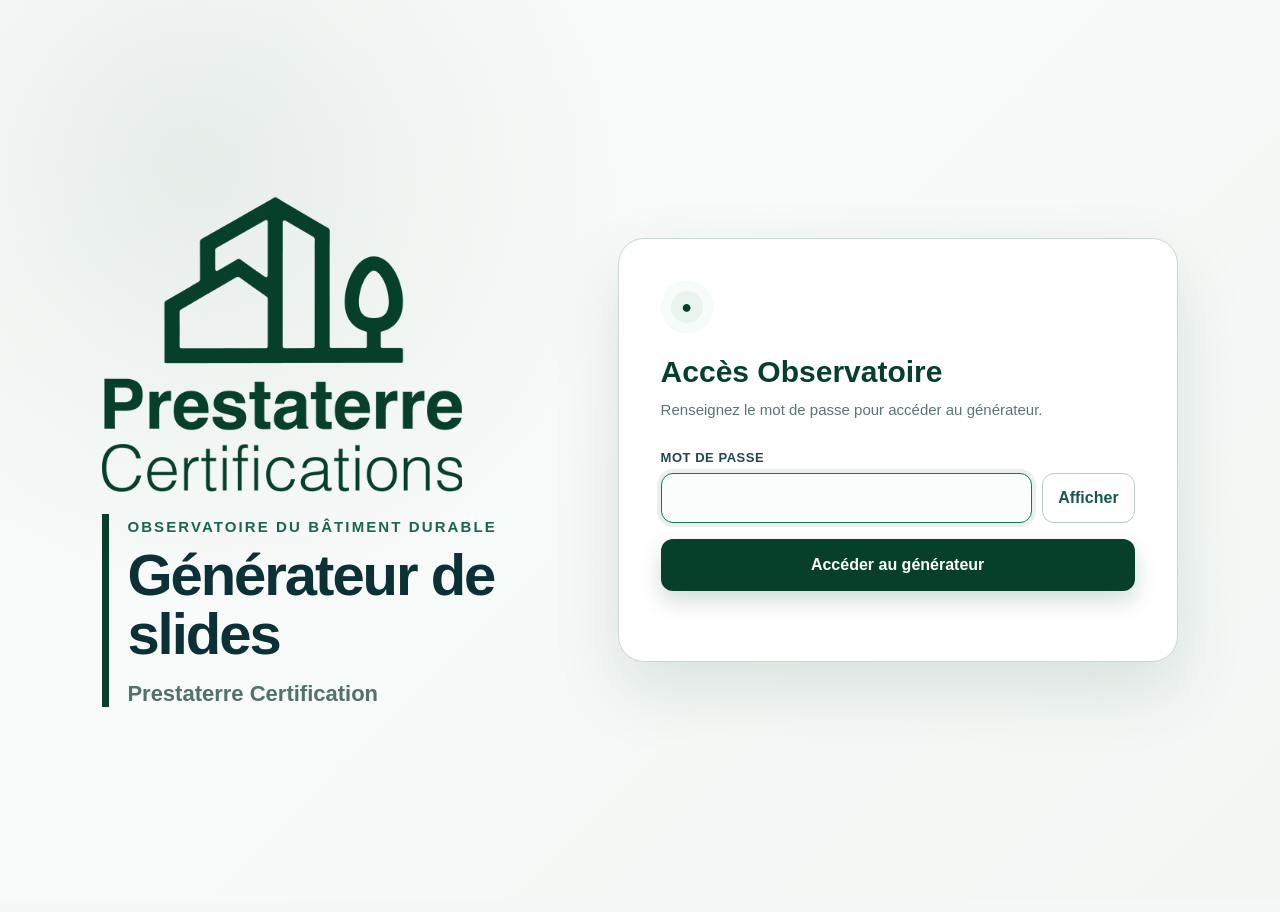
<file: generator.html>
<!DOCTYPE html>
<html lang="fr">
<head>
  <meta charset="UTF-8" />
  <meta name="viewport" content="width=device-width, initial-scale=1.0" />
  <meta name="theme-color" content="#06402B" />
  <title>Générateur de slides - Observatoire</title>
  <link rel="icon" type="image/png" sizes="64x64" href="assets/favicon.png" />
  <link rel="apple-touch-icon" href="assets/favicon.png" />
  <link rel="stylesheet" href="style.css?v=29.7.21" />
  <link rel="stylesheet" href="privacy.css?v=5.0.0" />
</head>
<body class="auth-locked">
  <section id="authScreen" class="auth-screen" aria-label="Accès au générateur">
    <div class="auth-brand">
      <img class="auth-logo" src="assets/prestaterre_logo_green.png" alt="Prestaterre Certification">
      <div>
        <p class="auth-eyebrow">OBSERVATOIRE DU BÂTIMENT DURABLE</p>
        <h1>Générateur de slides</h1>
        <p>Prestaterre Certification</p>
      </div>
    </div>
    <form id="authForm" class="auth-card" autocomplete="off">
      <div class="auth-card-icon" aria-hidden="true">●</div>
      <h2>Accès Observatoire</h2>
      <p>Renseignez le mot de passe pour accéder au générateur.</p>
      <label for="authPassword">Mot de passe</label>
      <div class="auth-password-row">
        <input id="authPassword" type="password" autocomplete="current-password" required autofocus />
        <button id="authToggle" class="auth-toggle" type="button" aria-label="Afficher ou masquer le mot de passe">Afficher</button>
      </div>
      <button class="auth-submit" type="submit">Accéder au générateur</button>
      <div id="authError" class="auth-error" role="alert" aria-live="polite"></div>
    </form>
  </section>

  <div id="appShell" class="app-shell" aria-hidden="true">
  <header class="app-header">
    <div>
      <p class="eyebrow">OBSERVATOIRE DU BÂTIMENT DURABLE</p>
      <h1>Générateur de slides</h1>
      <p class="app-subtitle">Slides modulables · saisie libre · export PNG 4K 16:9</p>
    </div>
    <div class="header-actions">
      <button id="loadSaveBtn" class="btn btn-secondary" type="button">Charger</button>
      <button id="saveProjectBtn" class="btn btn-save" type="button">Sauvegarder</button>
      <button id="dataSourceBtn" class="btn btn-data-source" type="button" title="Connecter une source Google Sheets / Apps Script"><span id="dataSourceDot" class="data-source-dot"></span><span id="dataSourceLabel">Données</span></button>
      <div class="add-slide-wrap">
        <select id="addSlideSelect" class="btn btn-secondary add-slide-select" aria-label="Ajouter une slide">
          <option value="">Ajouter slide ▾</option>
        </select>
      </div>
      <button id="presentationBtn" class="btn btn-secondary" type="button" title="Afficher les slides en plein écran avec les onglets">Présentation</button>
      <button id="exportBtn" class="btn btn-primary" type="button" title="Export PNG 4K">PNG 4K</button>
      <button id="exportSvgBtn" class="btn btn-secondary" type="button" title="Export SVG">SVG</button>
      <button id="exportWorkbookBtn" class="btn btn-secondary" type="button" title="Ouvrir le dialogue d’impression pour imprimer ou enregistrer tout le classeur en PDF">Export classeur</button>
      <input id="loadSaveInput" type="file" accept="application/json,.json" hidden />
    </div>
  </header>

  <nav id="tabsNav" class="tabs" aria-label="Slides"></nav>

  <section id="globalFilterStrip" class="global-filter-strip" aria-label="Filtres de la slide active">
    <div id="slideFilterToolbar" class="slide-filter-toolbar" aria-label="Filtres de la slide active"></div>
  </section>

  <main class="workspace">
    <aside class="control-panel">
      <div class="control-panel-title">
        <span>PARAMÈTRES</span>
        <span id="saveStatus">Enregistré automatiquement</span>
      </div>
      <div id="controls"></div>
    </aside>

    <section class="preview-area">
      <div class="preview-toolbar">
        <div>
          <strong>Aperçu 16:9</strong>
          <span>Export : 3840 × 2160 px</span>
        </div>
        <div class="preview-controls">
          <div class="zoom-control">
            <label for="globalTextScaleRange">Textes globaux</label>
            <input id="globalTextScaleRange" type="range" min="70" max="160" value="100" />
            <span id="globalTextScaleValue">100 %</span>
          </div>
          <div class="zoom-control">
            <label for="slideTextScaleRange">Textes slide</label>
            <input id="slideTextScaleRange" type="range" min="70" max="160" value="100" />
            <span id="slideTextScaleValue">100 %</span>
          </div>
          <div class="zoom-control">
            <label for="zoomRange">Zoom aperçu</label>
            <input id="zoomRange" type="range" min="15" max="100" value="52" />
            <button id="fitPreviewBtn" class="preview-fit-btn" type="button" title="Afficher la slide entière dans la zone d’aperçu">Ajuster</button>
            <span id="zoomValue">52 %</span>
          </div>
        </div>
      </div>
      <div id="slideViewport" class="slide-viewport">
        <div id="slideStage" class="slide-stage">
          <section id="slide" class="slide" aria-label="Aperçu de la slide"></section>
        </div>
      </div>
    </section>
  </main>

  <div id="dataConnectModal" class="data-modal" hidden>
    <div class="data-modal-backdrop" data-data-close="1"></div>
    <section class="data-modal-card" role="dialog" aria-modal="true" aria-labelledby="dataModalTitle">
      <div class="data-modal-head"><div><span class="data-kicker">V29.7.13 · DATA CONNECTED</span><h2 id="dataModalTitle">Source de données</h2><p>Les slides compatibles se recalculent depuis une même base d’opérations, avec des filtres indépendants par slide.</p></div><button type="button" class="data-close" data-data-close="1">×</button></div>
      <div class="data-modal-grid">
        <div class="data-source-card">
          <label>Mode</label>
          <select id="dataMode"><option value="demo">Démonstration intégrée</option><option value="appsScript">Google Apps Script privé (pont sécurisé)</option><option value="googleSheet">Google Sheet public (CSV) — données déjà publiques uniquement</option></select>
          <label>URL de la source</label><input id="dataUrl" type="url" placeholder="https://script.google.com/macros/s/.../exec ou URL Google Sheet">
          <label for="dataKey">Clé d’accès Apps Script <small>(gardée en mémoire pendant la session, jamais enregistrée)</small></label><input id="dataKey" type="password" autocomplete="off" spellcheck="false" placeholder="Clé d’accès OPERATIONS (NEWOSB_ACCESS_KEY)">
          <label>Nom de l’onglet Google Sheet</label><input id="dataTab" type="text" value="OPERATIONS">
          <div class="data-actions"><button id="dataConnectBtn" class="btn btn-primary" type="button">Connecter / actualiser</button><button id="dataDisconnectBtn" class="btn btn-secondary" type="button">Revenir au mode manuel</button></div><div class="data-resource-actions"><button id="dataShowGsBtn" class="btn btn-secondary btn-small" type="button">Code .gs</button><button id="dataCopyColumnsBtn" class="btn btn-secondary btn-small" type="button">Colonnes Excel</button><button id="dataHelpBtn" class="btn btn-secondary btn-small" type="button">Aide connexion</button></div>
          <div id="dataFeedback" class="data-feedback">Aucune source connectée.</div>
        </div>
        <div class="data-filter-card data-filter-info-card">
          <div class="data-filter-title"><b>Filtres par slide</b><span id="dataFilteredCount">0 opération</span></div>
          <div class="data-connected-help"><b>Les filtres sont maintenant dans la barre horizontale générale, sous les onglets.</b><br>Chaque slide conserve son propre jeu de filtres : Année, Référentiel, Mentions, Maître d’ouvrage et Évaluation : Statut.</div>
        </div>
      </div>
    </section>
  </div>

  <div id="dataHelpModal" class="data-modal data-help-modal" hidden>
    <div class="data-modal-backdrop" data-data-help-close="1"></div>
    <section class="data-modal-card data-help-card" role="dialog" aria-modal="true" aria-labelledby="dataHelpTitle">
      <div class="data-modal-head"><div><span class="data-kicker">ASSISTANT DE CONNEXION</span><h2 id="dataHelpTitle">Aide</h2></div><button type="button" class="data-close" data-data-help-close="1">×</button></div>
      <div id="dataHelpBody" class="data-help-body"></div>
      <div class="data-actions data-help-footer"><button id="dataHelpCopy" class="btn btn-primary" type="button">Copier</button><button class="btn btn-secondary" type="button" data-data-help-close="1">Fermer</button></div>
    </section>
  </div>

  <aside id="dataExplorer" class="data-explorer" aria-hidden="true">
    <div class="data-explorer-backdrop" data-explorer-close="1"></div>
    <section class="data-explorer-panel">
      <div class="data-explorer-head"><div><span class="data-kicker">OPÉRATIONS SOURCES</span><h2 id="dataExplorerTitle">Détail</h2><p id="dataExplorerSub"></p></div><button type="button" class="data-close" data-explorer-close="1">×</button></div>
      <div class="data-explorer-tools"><input id="dataExplorerSearch" type="search" placeholder="Rechercher une opération, un MOA, un référentiel…"><button id="dataExplorerCopy" class="btn btn-secondary" type="button">Copier la liste</button><button id="dataExplorerCsv" class="btn btn-primary" type="button">Exporter CSV</button></div>
      <div id="dataExplorerList" class="data-explorer-list"></div>
    </section>
  </aside>
  <label class="generator-privacy-switch" title="Le mode anonymisé est partagé avec NEWOSB">
    <span><b>Mode anonymisé</b><small data-privacy-state>INACTIF</small></span>
    <span class="obs-switch"><input data-privacy-toggle type="checkbox" role="switch" aria-label="Activer le mode anonymisé"><i></i></span>
  </label>
  <div id="toast" class="toast" role="status" aria-live="polite"></div>
  </div>
  <script src="auth.js?v=305"></script>
  <script src="privacy.js?v=6.15.0"></script>
  <script src="newosb-rules.js?v=6.65.0"></script>
  <script src="newosb-bridge.js?v=6.22.0"></script>
  <script src="app.js?v=29.7.37-newosb6.65.0"></script>
</body>
</html>
</file>
<file: style.css>
:root {
  --green-900: #06402B;
  --green-800: #0b5a3d;
  --green-700: #16714c;
  --green-500: #43995f;
  --green-300: #9dc68d;
  --green-100: #e9f2ec;
  --teal-900: #07343a;
  --ink: #0b2328;
  --muted: #607277;
  --line: #cbd8d5;
  --panel: #f7faf9;
  --panel-2: #eef4f2;
  --orange: #f2a000;
  --orange-dark: #e96a13;
  --yellow: #f7d640;
  --red: #e74f1d;
  --grey: #aeb7b5;
  --white: #ffffff;
  --shadow: 0 12px 36px rgba(6, 64, 43, .12);
  --radius: 18px;
}

* { box-sizing: border-box; }

html, body { min-height: 100%; }

body {
  margin: 0;
  font-family: Arial, Helvetica, sans-serif;
  color: var(--ink);
  background: #edf3f1;
}

button, input, select, textarea { font: inherit; }
button { cursor: pointer; }

.app-header {
  display: flex;
  justify-content: space-between;
  align-items: center;
  gap: 24px;
  padding: 18px 28px 16px;
  background: #fff;
  border-bottom: 1px solid #dce6e3;
}

.eyebrow {
  margin: 0 0 4px;
  color: var(--green-700);
  font-size: 11px;
  font-weight: 800;
  letter-spacing: .14em;
}

.app-header h1 {
  margin: 0;
  font-size: 26px;
  line-height: 1.1;
}

.app-subtitle {
  margin: 5px 0 0;
  color: var(--muted);
  font-size: 13px;
}

.header-actions { display: flex; gap: 6px; flex-wrap: nowrap; justify-content: flex-end; align-items: center; }

.btn {
  border: 0;
  border-radius: 10px;
  padding: 7px 9px;
  font-weight: 800;
  font-size: 11px;
  line-height: 1.1;
  white-space: nowrap;
  transition: .18s ease;
}

.btn:hover { transform: translateY(-1px); }
.btn-primary { color: #fff; background: var(--green-900); box-shadow: 0 7px 18px rgba(6,64,43,.2); }
.btn-save { color: #fff; background: var(--green-700); box-shadow: 0 7px 18px rgba(22,113,76,.18); }
.btn-secondary { color: var(--green-900); background: var(--green-100); }
.btn-small { padding: 8px 10px; font-size: 12px; }
.btn-danger { color: #8d2d1a; background: #fff1ed; }

.tabs {
  display: flex;
  gap: 8px;
  padding: 10px 28px;
  background: #fff;
  border-bottom: 1px solid #dce6e3;
  overflow-x: auto;
}

.tab {
  border: 1px solid #d2dfdc;
  background: #f8fbfa;
  color: #3d5559;
  padding: 10px 14px;
  border-radius: 999px;
  white-space: nowrap;
  font-size: 13px;
  font-weight: 800;
}

.tab.active {
  color: #fff;
  border-color: var(--green-900);
  background: var(--green-900);
}

.workspace {
  display: grid;
  grid-template-columns: 390px 1fr;
  min-height: calc(100vh - 146px);
}

.control-panel {
  background: #fff;
  border-right: 1px solid #dce6e3;
  min-height: 100%;
  max-height: calc(100vh - 146px);
  overflow: auto;
  padding: 18px;
}

.control-panel-title {
  display: flex;
  justify-content: space-between;
  align-items: center;
  gap: 10px;
  padding-bottom: 12px;
  border-bottom: 1px solid #e0e9e7;
  font-size: 11px;
  font-weight: 900;
  letter-spacing: .08em;
}

.control-panel-title span:last-child {
  color: #7c8b8e;
  font-weight: 600;
  letter-spacing: 0;
}

.control-section {
  padding: 16px 0;
  border-bottom: 1px solid #e3ebe9;
}

.control-section:last-child { border-bottom: 0; }
.control-section h3 { margin: 0 0 11px; font-size: 14px; }
.control-section p.help { margin: -4px 0 12px; color: var(--muted); font-size: 12px; line-height: 1.45; }

.field { margin-bottom: 10px; }
.field:last-child { margin-bottom: 0; }
.field label { display: block; margin-bottom: 5px; font-size: 11px; color: #465b60; font-weight: 800; }
.field input, .field select, .field textarea {
  width: 100%;
  border: 1px solid #cbd8d5;
  border-radius: 9px;
  padding: 9px 10px;
  background: #fff;
  color: var(--ink);
  outline: none;
}
.field textarea { min-height: 62px; resize: vertical; }
.field input:focus, .field select:focus, .field textarea:focus {
  border-color: var(--green-700);
  box-shadow: 0 0 0 3px rgba(22,113,76,.1);
}

.fields-2 { display: grid; grid-template-columns: 1fr 1fr; gap: 8px; }
.fields-3 { display: grid; grid-template-columns: 1fr 1fr 1fr; gap: 8px; }

.data-list { display: flex; flex-direction: column; gap: 8px; }
.data-row {
  display: grid;
  grid-template-columns: minmax(0,1fr) 72px 34px;
  gap: 6px;
  align-items: end;
}
.data-row .field { margin: 0; }
.data-row .remove-row {
  width: 34px;
  height: 38px;
  padding: 0;
  border: 0;
  border-radius: 8px;
  background: #fff1ed;
  color: #9a3820;
  font-size: 18px;
  font-weight: 900;
}
.custom-row {
  display: grid;
  grid-template-columns: 1fr 76px 34px;
  gap: 6px;
  align-items: end;
}
.custom-input { margin-top: 5px; }

.section-actions { display: flex; justify-content: flex-end; margin-top: 10px; }

.inline-note {
  margin-top: 9px;
  padding: 9px 10px;
  background: #f3f7f6;
  border-radius: 9px;
  color: #587075;
  font-size: 11px;
  line-height: 1.4;
}
.inline-note.warn { background: #fff7e8; color: #8a5a00; }

.preview-area {
  min-width: 0;
  height: calc(100vh - 146px);
  min-height: 0;
  padding: 18px;
  overflow: hidden;
  display: flex;
  flex-direction: column;
}
.preview-toolbar {
  display: flex;
  justify-content: space-between;
  align-items: center;
  gap: 16px;
  margin-bottom: 12px;
  flex: 0 0 auto;
}
.preview-toolbar strong { display: block; font-size: 13px; }
.preview-toolbar span { color: var(--muted); font-size: 12px; }
.zoom-control { display: flex; align-items: center; gap: 8px; }
.zoom-control label { font-size: 12px; font-weight: 800; }
.zoom-control input { width: 150px; }

.slide-viewport {
  width: 100%;
  flex: 1 1 auto;
  min-height: 0;
  height: auto;
  overflow: auto;
  border: 1px solid #d4e0dd;
  border-radius: 18px;
  background: #dfe8e5;
  padding: 22px;
}
.slide-stage { transform-origin: top left; margin: 0 auto; }

.slide {
  position: relative;
  width: 1600px;
  height: 900px;
  overflow: hidden;
  background: #fff;
  color: var(--ink);
  box-shadow: var(--shadow);
  transform-origin: top left;
}

/* ---------------------------
   Shared slide language
   --------------------------- */

.slide * { box-sizing: border-box; }
.slide h1, .slide h2, .slide h3, .slide p { margin: 0; }
.slide .s-head {
  position: absolute;
  left: 58px;
  right: 58px;
  top: 34px;
  height: 94px;
  display: flex;
  justify-content: space-between;
  align-items: flex-start;
}
.slide .s-title-wrap { display: flex; flex: 1; min-width: 0; gap: 18px; align-items: stretch; margin-left: 218px; max-width: calc(100% - 540px); }
.slide .s-title-line { width: 5px; border-radius: 10px; background: var(--teal-900); }
.slide .s-title { max-width: 820px; min-width: 0; }
.slide .s-title h1 { font-size: 31px; line-height: 1.02; letter-spacing: .01em; font-weight: 900; white-space: nowrap; overflow: hidden; text-overflow: ellipsis; }
.slide .s-title p { margin-top: 4px; font-size: 18px; line-height: 1.1; color: #1c5960; white-space: nowrap; overflow: hidden; text-overflow: ellipsis; }
.slide .s-title .s-note { margin-top: 6px; font-size: 13px; color: #6e7b7e; font-style: italic; }
.slide .tip {
  display: flex;
  flex-shrink: 0;
  align-items: center;
  gap: 14px;
  max-width: 410px;
  margin-left: 24px;
  padding: 14px 18px;
  border-radius: 14px;
  background: linear-gradient(90deg, #e7f0ed, #f0f5f3);
  font-size: 16px;
  line-height: 1.25;
}
.slide .tip-icon, .slide .round-icon {
  flex: 0 0 auto;
  display: inline-flex;
  align-items: center;
  justify-content: center;
  border-radius: 50%;
  color: #fff;
  background: radial-gradient(circle at 30% 30%, #0d6c5d, #073b3f 72%);
}
.slide .tip-icon { width: 54px; height: 54px; font-size: 27px; }
.slide .round-icon { width: 44px; height: 44px; font-size: 22px; }
.slide .card {
  border: 1.5px solid #c3d2cf;
  border-radius: 24px;
  background: #fff;
}
.slide .card-tab {
  position: absolute;
  top: -34px;
  left: 74px;
  min-width: 290px;
  height: 54px;
  display: flex;
  align-items: center;
  gap: 12px;
  padding: 0 28px 0 54px;
  color: #fff;
  background: linear-gradient(90deg, #07504a, #06402b);
  border-radius: 0 14px 14px 0;
  font-size: 22px;
  font-weight: 900;
}
.slide .card-tab .tab-icon {
  position: absolute;
  left: -32px;
  width: 70px;
  height: 70px;
  display: flex;
  align-items: center;
  justify-content: center;
  border: 8px solid #fff;
  border-radius: 50%;
  background: radial-gradient(circle at 30% 30%, #0d6c5d, #073b3f 72%);
  font-size: 30px;
}
.slide .mini-header { font-size: 13px; color: #4e6367; font-weight: 900; letter-spacing: .03em; }
.slide .metric { font-weight: 900; color: #073d42; }
.slide .metric.green { color: #2d7f39; }
.slide .muted { color: #64777b; }
.slide .divider { height: 1px; background: #ccd8d6; }

.slide .footer-note {
  position: absolute;
  left: 58px;
  right: 58px;
  bottom: 34px;
  min-height: 82px;
  display: flex;
  align-items: center;
  gap: 20px;
  padding: 15px 24px;
  border: 1px solid #c6d3d0;
  border-radius: 16px;
  background: #fff;
  font-size: 14px;
  line-height: 1.4;
}

/* Bars */
.bar-chart { display: flex; flex-direction: column; gap: 7px; }
.bar-row { display: grid; grid-template-columns: 210px 1fr 46px 54px; gap: 10px; align-items: center; }
.bar-name { text-align: right; font-size: 14px; line-height: 1.15; }
.bar-track { height: 18px; border-radius: 4px; background: #edf2f0; overflow: hidden; }
.bar-fill { height: 100%; border-radius: 4px; background: linear-gradient(90deg, #0d8150, #2ea660); }
.bar-fill.orange { background: linear-gradient(90deg, #f3b300, #f68a00); }
.bar-count { font-size: 15px; font-weight: 900; }
.bar-percent { color: #66787b; font-size: 12px; }

/* Repères */
.reperes-box {
  border: 1px solid #cad7d4;
  border-radius: 16px;
  overflow: hidden;
  background: #fff;
}
.reperes-title { padding: 10px 15px; font-weight: 900; border-bottom: 1px solid #d7e1df; }
.repere-row { display: flex; align-items: flex-start; gap: 10px; padding: 6px 14px; border-bottom: 1px solid #e2e9e7; font-size: 11.5px; line-height: 1.25; }
.repere-row:last-child { border-bottom: 0; }
.repere-dot { flex: 0 0 auto; width: 24px; height: 24px; display:flex; align-items:center; justify-content:center; border-radius:50%; background:#0c7c4d; color:#fff; font-size:12px; }

/* Donuts */
.donut-wrap { display: flex; align-items: center; gap: 18px; }
.donut {
  width: 126px;
  height: 126px;
  border-radius: 50%;
  position: relative;
  flex: 0 0 auto;
}
.donut::after {
  content: "";
  position: absolute;
  inset: 28px;
  border-radius: 50%;
  background: #fff;
}
.legend { display: flex; flex-direction: column; gap: 8px; min-width: 0; }
.legend-item { display: grid; grid-template-columns: 13px 55px 1fr; gap: 8px; align-items: start; font-size: 12px; line-height: 1.2; }
.legend-swatch { width: 13px; height: 13px; margin-top: 1px; border-radius: 2px; }
.legend-val { font-weight: 900; }

/* Gauges */
.gauge { position: relative; height: 54px; }
.gauge-track {
  position: absolute;
  left: 0;
  right: 0;
  top: 21px;
  height: 14px;
  border-radius: 20px;
  background: linear-gradient(90deg, #006b44 0%, #79b64b 36%, #f5d13b 62%, #f39b18 80%, #ed4e1c 100%);
}
.gauge-tick { position: absolute; top: 37px; font-size: 11px; color: #53676b; transform: translateX(-50%); }
.gauge-marker { position: absolute; top: 0; transform: translateX(-50%); text-align: center; }
.gauge-marker .marker-label { font-size: 12px; font-weight: 900; white-space: nowrap; }
.gauge-marker .pin { width: 15px; height: 15px; margin: 4px auto 0; border-radius: 50% 50% 50% 0; transform: rotate(-45deg); background: var(--green-900); }
.gauge-marker.orange .pin { background: var(--orange); }
.gauge-marker.grey .pin { background: #808b8c; }
.gauge-marker .stem { width: 2px; height: 9px; margin: -2px auto 0; background: currentColor; opacity: .7; }

/* Simple building illustration */
.building-ill { width: 100%; height: 100%; }
.building-ill .b-stroke { stroke: #102f34; stroke-width: 4; fill: none; stroke-linecap: round; stroke-linejoin: round; }
.building-ill .b-soft { stroke: #6f8587; stroke-width: 2; fill: none; }
.building-ill .b-fill { fill: #f6f8f7; stroke: #102f34; stroke-width: 4; }
.building-ill .b-side { fill: #e9efed; stroke: #102f34; stroke-width: 4; }
.building-ill .b-roof { fill: #233a3f; }
.building-ill .b-core { fill: #31494d; }
.building-ill .b-ins { fill: #c7e1a7; stroke: #6b9d50; stroke-width: 2; }
.building-ill .b-ground { fill: #eef3f1; stroke: #9fb1ad; stroke-width: 2; }
.building-ill .b-base { fill: #2d4448; }
.building-ill .b-shadow { fill: #dce7e3; }
.building-ill .b-pillar { fill: #51686b; }
.building-ill .b-balcony { stroke: #264145; stroke-width: 2; fill: #eff4f3; }
.building-ill .b-furniture { stroke: #587174; stroke-width: 2; fill: none; stroke-linecap: round; }
.building-ill .b-green { fill: #a5c785; stroke: #3d6e45; stroke-width: 2; }


/* Slide 1 */
.labels-slide .left-card { position:absolute; left:30px; top:198px; width:720px; height:550px; padding:48px 30px 20px; }
.labels-slide .right-card { position:absolute; right:30px; top:198px; width:790px; height:550px; padding:48px 30px 20px; }
.labels-slide .chart-zone { height: 250px; overflow: hidden; }
.labels-slide .reperes-box { min-height: 190px; margin-top: 16px; }
.labels-slide .right-card .bar-row { grid-template-columns: 225px 1fr 40px 50px; gap: 8px; }
.labels-slide .right-card .chart-zone { height: 300px; }
.labels-slide .right-card .reperes-box { min-height: 170px; margin-top: 10px; }
.labels-slide .footer-note { min-height: 80px; }
.labels-slide .summary-grid { display:grid; grid-template-columns:1fr 1fr 1fr; gap:0; width:100%; }
.labels-slide .summary-item { display:flex; align-items:center; gap:13px; padding:0 20px; border-right:1px solid #cad6d3; font-size:13px; }
.labels-slide .summary-item:last-child { border-right:0; }

/* Slide 2 equipments */
.equipment-slide .heat-card { position:absolute; left:26px; top:174px; width:345px; height:254px; padding:40px 20px 16px; }
.equipment-slide .ecs-card { position:absolute; right:26px; top:174px; width:345px; height:254px; padding:40px 20px 16px; }
.equipment-slide .cool-card { position:absolute; left:26px; top:452px; width:345px; height:254px; padding:40px 20px 16px; }
.equipment-slide .vent-card { position:absolute; right:26px; top:452px; width:345px; height:254px; padding:40px 20px 16px; }
.equipment-slide .building-zone { position:absolute; left:350px; top:118px; width:900px; height:610px; }
.equipment-slide .performance-card { position:absolute; left:165px; right:165px; top:736px; height:138px; border:1.5px solid #c3d2cf; border-radius:18px; padding:34px 14px 10px; }
.equipment-slide .performance-card .card-tab { left:34px; min-width:430px; }
.equipment-slide .equip-title { font-size:12px; font-weight:900; margin-bottom:10px; }
.equipment-slide .dominant { margin-top:10px; padding-top:0; }
.equipment-slide .dominant .name { font-size:13px; font-weight:900; line-height:1.12; }
.equipment-slide .dominant .pct { color:#2d7f39; font-size:24px; font-weight:900; }
.equipment-slide .metrics-grid { display:grid; grid-template-columns:1.05fr 1fr 1.1fr 1.15fr; gap:0; height:100%; }
.equipment-slide .perf-cell { padding:0 12px; border-right:1px solid #cbd8d5; }
.equipment-slide .perf-cell:last-child { border-right:0; }
.equipment-slide .perf-cell .head { display:flex; gap:6px; align-items:center; font-size:10px; font-weight:900; }
.equipment-slide .perf-values { display:grid; grid-template-columns:repeat(3,1fr); gap:4px; margin-top:7px; }
.equipment-slide .perf-value span { display:block; font-size:8px; color:#617478; }
.equipment-slide .perf-value b { display:block; margin-top:2px; font-size:14px; color:#2d7f39; }
.equipment-slide .mini-gauge { margin-top:8px; position:relative; height:20px; }
.equipment-slide .mini-gauge .track { position:absolute; left:0; right:0; top:8px; height:7px; border-radius:10px; background:linear-gradient(90deg,#0b7c4c,#7fb44d,#f2ce38,#e96918); }
.equipment-slide .mini-gauge .marker { position:absolute; top:0; width:0; height:0; border-left:6px solid transparent; border-right:6px solid transparent; border-top:11px solid #283d40; transform:translateX(-50%); }
.equipment-slide .card-tab, .envelope-slide .card-tab { left:54px; min-width:235px; height:46px; padding:0 18px 0 42px; font-size:17px; }
.equipment-slide .card-tab .tab-icon, .envelope-slide .card-tab .tab-icon { left:-24px; width:56px; height:56px; border-width:6px; font-size:24px; }
.equipment-slide .legend-item, .envelope-slide .legend-item { grid-template-columns: 12px 50px 1fr; gap: 7px; font-size: 11px; }
.equipment-slide .legend { gap: 6px; }

/* Slide 3 envelope */
.envelope-slide .mode-card { position:absolute; left:25px; top:170px; width:365px; height:340px; padding:46px 24px 20px; }
.envelope-slide .roof-card { position:absolute; right:25px; top:170px; width:440px; height:350px; padding:46px 24px 20px; }
.envelope-slide .facade-card { position:absolute; right:25px; top:545px; width:440px; height:300px; padding:46px 24px 18px; }
.envelope-slide .floor-card { position:absolute; left:255px; top:676px; width:695px; height:175px; padding:42px 22px 15px; }
.envelope-slide .building-zone { position:absolute; left:350px; top:128px; width:860px; height:620px; }
.envelope-slide .floor-layout { display:grid; grid-template-columns:1.35fr .9fr; gap:18px; height:100%; }
.envelope-slide .floor-layout > div:last-child { border-left:1px solid #cbd8d5; padding-left:18px; }
.envelope-slide .r-box { margin-top:12px; border-top:1px solid #cbd8d5; padding-top:10px; }
.envelope-slide .r-row { display:flex; justify-content:space-between; align-items:flex-end; }
.envelope-slide .r-value { font-size:27px; font-weight:900; color:#2d7f39; }
.envelope-slide .r-label { font-size:11px; font-weight:900; }
.envelope-slide .quality { margin-top:4px; color:#2d7f39; font-size:11px; font-weight:900; text-align:right; }

/* Slide 4 carbon */
.carbon-slide .energy-card { position:absolute; left:55px; top:245px; width:690px; height:515px; padding:52px 28px 22px; }
.carbon-slide .construction-card { position:absolute; right:55px; top:245px; width:690px; height:515px; padding:52px 28px 22px; }
.carbon-slide .carbon-values { display:grid; grid-template-columns:1fr 1fr; margin-bottom:26px; border-radius:14px; background:linear-gradient(90deg,#f3f7f6,#f6f9f8); }
.carbon-slide .carbon-value { padding:17px 20px; text-align:center; }
.carbon-slide .carbon-value:first-child { border-right:1px solid #bfcfcb; }
.carbon-slide .carbon-value .label { font-size:13px; font-weight:900; }
.carbon-slide .carbon-value b { display:block; margin-top:6px; font-size:40px; color:#073d42; }
.carbon-slide .carbon-value .unit { margin-top:2px; font-size:14px; }
.carbon-slide .carbon-gauge { padding:0 4px; margin-top:6px; }
.carbon-slide .thresholds { position:relative; height:85px; margin-top:4px; }
.carbon-slide .threshold-line { position:absolute; left:0; right:0; height:1px; background:#cbd8d5; }
.carbon-slide .threshold-label { position:absolute; left:0; font-size:12px; font-weight:900; }
.carbon-slide .threshold-point { position:absolute; width:10px; height:10px; border-radius:50%; transform:translate(-50%,-50%); }
.carbon-slide .threshold-vline { position:absolute; width:1px; top:-13px; height:43px; border-left:1px dashed currentColor; }
.carbon-slide .carbon-explainer { margin-top:10px; padding:13px 15px; border-radius:12px; background:#f1f6f4; font-size:13px; line-height:1.4; }
.carbon-slide .carbon-explainer b { color:#073d42; }
.carbon-slide .footer-note { bottom:32px; }
.carbon-slide .legend-inline { margin-left:auto; display:flex; gap:30px; font-size:13px; }
.carbon-slide .legend-inline span { display:flex; gap:8px; align-items:center; }
.carbon-slide .legend-pin { width:11px; height:11px; border-radius:50% 50% 50% 0; transform:rotate(-45deg); display:inline-block; }

.toast {
  position: fixed;
  right: 22px;
  bottom: 22px;
  z-index: 50;
  max-width: 360px;
  padding: 12px 16px;
  border-radius: 12px;
  color: #fff;
  background: #073d42;
  box-shadow: 0 12px 30px rgba(0,0,0,.18);
  opacity: 0;
  transform: translateY(12px);
  pointer-events: none;
  transition: .2s ease;
}
.toast.show { opacity:1; transform:translateY(0); }

@media (max-width: 1100px) {
  .workspace { grid-template-columns: 340px 1fr; }
  .app-header { align-items:flex-start; }
}

@media (max-width: 850px) {
  .app-header { flex-direction:column; }
  .workspace { display:block; }
  .control-panel { max-height:none; border-right:0; border-bottom:1px solid #dce6e3; }
  .slide-viewport { min-height:500px; }
}


/* V4 refinements for slides 2 and 3 */
.building-photo { width: 100%; height: 100%; object-fit: contain; display: block; }
.equipment-slide .building-zone, .envelope-slide .building-zone {
  display: flex;
  align-items: center;
  justify-content: center;
  overflow: hidden;
}

.equipment-slide .card-tab, .envelope-slide .card-tab {
  top: -26px;
  left: 40px;
  min-width: 205px;
  height: 40px;
  padding: 0 16px 0 36px;
  font-size: 14px;
  white-space: nowrap;
}
.equipment-slide .card-tab .tab-icon, .envelope-slide .card-tab .tab-icon {
  left: -20px;
  width: 48px;
  height: 48px;
  border-width: 5px;
  font-size: 20px;
}
.equipment-slide .equip-title, .envelope-slide .equip-title {
  font-size: 11px;
  margin-bottom: 8px;
}
.equipment-slide .donut, .envelope-slide .donut {
  width: 108px;
  height: 108px;
}
.equipment-slide .donut::after, .envelope-slide .donut::after {
  inset: 24px;
}
.equipment-slide .legend-item, .envelope-slide .legend-item {
  grid-template-columns: 11px 47px 1fr;
  gap: 6px;
  font-size: 10px;
  line-height: 1.15;
}
.equipment-slide .legend, .envelope-slide .legend { gap: 5px; }
.equipment-slide .dominant .mini-header, .envelope-slide .dominant .mini-header,
.envelope-slide .r-label, .envelope-slide .quality, .equipment-slide .perf-value span {
  font-size: 10px;
}
.equipment-slide .dominant .name, .envelope-slide .dominant .name { font-size: 12px; }
.equipment-slide .dominant .pct, .envelope-slide .dominant .pct { font-size: 22px; }

.equipment-slide .heat-card { left: 24px; top: 178px; width: 324px; height: 238px; padding: 32px 18px 14px; }
.equipment-slide .ecs-card { right: 24px; top: 178px; width: 324px; height: 238px; padding: 32px 18px 14px; }
.equipment-slide .cool-card { left: 24px; top: 446px; width: 324px; height: 238px; padding: 32px 18px 14px; }
.equipment-slide .vent-card { right: 24px; top: 446px; width: 324px; height: 258px; padding: 32px 18px 14px; }
.equipment-slide .building-zone { left: 332px; top: 145px; width: 776px; height: 570px; }
.equipment-slide .performance-card { left: 120px; right: 120px; top: 730px; height: 136px; padding: 30px 12px 10px; }
.equipment-slide .performance-card .card-tab { left: 30px; min-width: 360px; font-size: 13px; }
.equipment-slide .perf-cell { padding: 0 10px; }
.equipment-slide .perf-cell .head { font-size: 9.5px; }
.equipment-slide .perf-values { margin-top: 6px; gap: 3px; }
.equipment-slide .perf-value b { font-size: 13px; }
.equipment-slide .mini-gauge { margin-top: 6px; }

.envelope-slide .mode-card { left: 20px; top: 176px; width: 340px; height: 304px; padding: 34px 18px 16px; }
.envelope-slide .roof-card { right: 20px; top: 176px; width: 388px; height: 314px; padding: 34px 18px 16px; }
.envelope-slide .facade-card { right: 20px; top: 512px; width: 388px; height: 282px; padding: 34px 18px 16px; }
.envelope-slide .floor-card { left: 220px; top: 702px; width: 738px; height: 150px; padding: 34px 18px 12px; }
.envelope-slide .floor-card .card-tab { min-width: 280px; }
.envelope-slide .building-zone { left: 320px; top: 128px; width: 740px; height: 610px; }
.envelope-slide .floor-layout { grid-template-columns: 1.35fr 0.95fr; gap: 14px; }
.envelope-slide .floor-layout > div:last-child { padding-left: 14px; }
.envelope-slide .r-box { margin-top: 8px; padding-top: 8px; }
.envelope-slide .r-value { font-size: 22px; }

/* Slide 5 cartographie */
.map-total-control {
  display: flex;
  align-items: center;
  justify-content: space-between;
  gap: 12px;
  padding: 12px 14px;
  border: 1px solid #bfd2c8;
  border-radius: 12px;
  background: #f4f8f6;
  color: var(--green-900);
}
.map-total-control span { font-size: 12px; font-weight: 800; }
.map-total-control strong { font-size: 24px; }
.map-control-actions { display: flex; gap: 8px; flex-wrap: wrap; }
.map-region-zoom-control select { font-weight: 800; color: var(--green-900); }
.map-region-zoom-control .field-hint { margin-top: 6px; font-size: 10px; line-height: 1.35; color: #60786f; }
.map-department-section { padding-bottom: 0; }
.map-dept-list {
  display: flex;
  flex-direction: column;
  gap: 3px;
  max-height: 580px;
  overflow-y: auto;
  padding-right: 4px;
}
.map-dept-row {
  display: grid;
  grid-template-columns: 42px minmax(0, 1fr) 76px;
  gap: 8px;
  align-items: center;
  min-height: 36px;
  padding: 4px 5px;
  border-bottom: 1px solid #edf2f0;
}
.map-dept-row:focus-within { background: #f3f8f5; }
.map-dept-code { color: var(--green-900); font-size: 11px; font-weight: 900; text-align: center; }
.map-dept-name { min-width: 0; color: #38534a; font-size: 11px; line-height: 1.15; }
.map-dept-input {
  width: 100%;
  min-width: 0;
  padding: 6px 7px;
  border: 1px solid #c8d7d1;
  border-radius: 8px;
  color: var(--green-900);
  background: #fff;
  text-align: center;
  font-weight: 900;
  outline: none;
}
.map-dept-input:focus { border-color: var(--green-900); box-shadow: 0 0 0 2px rgba(6,64,43,.08); }

.map-slide .s-head { z-index: 3; }
.map-slide .map-slide-canvas {
  position: absolute;
  left: 28px;
  right: 28px;
  top: 132px;
  bottom: 20px;
  overflow: hidden;
  background: #fff;
}
.map-slide .department-map-svg {
  display: block;
  width: 100%;
  height: 100%;
  background: #fff;
}
.map-slide .map-slide-status {
  position: absolute;
  inset: 0;
  display: flex;
  align-items: center;
  justify-content: center;
  padding: 40px;
  color: var(--green-900);
  background: rgba(255,255,255,.93);
  font-size: 19px;
  font-weight: 800;
  text-align: center;
}

/* Optional carbon thresholds */
.threshold-manager {
  display: grid;
  grid-template-columns: 1fr 1fr;
  gap: 10px;
  margin-top: 12px;
}
.threshold-control {
  padding: 10px;
  border: 1px solid #d8e3e0;
  border-radius: 10px;
  background: #f7faf9;
}
.threshold-toggle {
  display: flex;
  align-items: center;
  gap: 8px;
  margin-bottom: 9px;
  color: #294348;
  font-size: 11px;
  font-weight: 900;
  cursor: pointer;
}
.threshold-toggle input {
  width: 17px;
  height: 17px;
  accent-color: var(--green-900);
}
.threshold-value { margin-bottom: 0; }
.threshold-value.is-disabled { opacity: .42; }

/* V9 - performance énergétique configurable, repères R et exports */
.equipment-slide .performance-card {
  top: 718px;
  height: 154px;
  padding: 30px 12px 9px;
}
.equipment-slide .metrics-grid {
  grid-template-columns: 1.12fr 1.12fr 1fr 1fr;
}
.equipment-slide .perf-cell {
  min-width: 0;
  padding: 0 9px;
}
.equipment-slide .perf-cell .head {
  font-size: 9px;
  line-height: 1.05;
}
.equipment-slide .perf-cell .repere-dot {
  width: 20px;
  height: 20px;
  font-size: 10px;
}
.equipment-slide .perf-values {
  margin-top: 5px;
  gap: 3px;
}
.equipment-slide .perf-value span {
  font-size: 7.5px;
  line-height: 1.05;
}
.equipment-slide .perf-value b {
  font-size: 11.5px;
  line-height: 1.08;
  overflow-wrap: anywhere;
}
.equipment-slide .mini-gauge {
  height: 15px;
  margin-top: 4px;
}
.equipment-slide .mini-gauge .track {
  top: 6px;
  height: 6px;
}
.equipment-slide .mini-gauge .marker {
  border-left-width: 5px;
  border-right-width: 5px;
  border-top-width: 9px;
}
.equipment-slide .perf-key {
  margin-top: 4px;
  padding: 4px 5px;
  border-radius: 6px;
  background: #f2f7f4;
  color: #546d63;
  font-size: 7.8px;
  line-height: 1.18;
}
.equipment-slide .perf-key strong { color: #173b2e; }
.equipment-slide .perf-cell.no-gauge .perf-key { margin-top: 10px; }

.envelope-slide .r-box {
  margin-top: 6px;
  padding-top: 6px;
}
.envelope-slide .r-row { align-items: baseline; }
.envelope-slide .r-value { font-size: 20px; white-space: nowrap; }
.envelope-slide .r-value small {
  color: #617478;
  font-size: 8px;
  font-weight: 700;
}
.envelope-slide .r-gauge { margin-top: 0; }
.envelope-slide .r-gauge .gauge-tick {
  font-size: 7.5px;
  top: 27px !important;
}
.envelope-slide .r-minmax {
  display: flex;
  justify-content: space-between;
  margin-top: -4px;
  color: #7a8b86;
  font-size: 7px;
  font-weight: 700;
}
.envelope-slide .quality {
  margin-top: 1px;
  font-size: 9px;
}
.envelope-slide .r-guide {
  margin-top: 3px;
  color: #60776e;
  font-size: 7.5px;
  line-height: 1.15;
  text-align: right;
}
.envelope-slide .facade-card { height: 302px; }
.envelope-slide .roof-card { height: 322px; }
.envelope-slide .floor-card { height: 158px; }


.header-actions .btn { min-height: 34px; }
.header-actions .btn-primary, .header-actions .btn-save { box-shadow: 0 5px 14px rgba(6,64,43,.14); }

.header-actions { overflow-x: auto; max-width: 100%; scrollbar-width: thin; }

.equipment-slide .mini-gauge.with-labels { height: 34px; }
.equipment-slide .mini-gauge .marker-label { position:absolute; top:-2px; transform:translate(-50%,-100%); font-size:8px; font-weight:800; color:#173b2e; white-space:nowrap; }
.equipment-slide .mini-gauge .gauge-labels { position:absolute; left:0; right:0; bottom:0; display:flex; justify-content:space-between; gap:8px; font-size:7.5px; color:#617478; }
.equipment-slide .mini-gauge .gauge-labels span:last-child { text-align:right; }

.equipment-slide .perf-cell.gauge-layout .perf-header-line { position: relative; height: 24px; margin-top: 6px; }
.equipment-slide .perf-cell.gauge-layout .perf-header-item { position: absolute; top: 0; display: flex; flex-direction: column; gap: 1px; line-height: 1.05; }
.equipment-slide .perf-cell.gauge-layout .perf-header-item.left { transform: translateX(0); text-align: left; }
.equipment-slide .perf-cell.gauge-layout .perf-header-item.center { transform: translateX(-50%); text-align: center; }
.equipment-slide .perf-cell.gauge-layout .perf-header-item.right { transform: translateX(-100%); text-align: right; }
.equipment-slide .perf-cell.gauge-layout .perf-header-item span { font-size: 7.2px; color: #617478; }
.equipment-slide .perf-cell.gauge-layout .perf-header-item b { font-size: 11.5px; color: #2d7f39; }
.equipment-slide .perf-extra { margin-top: 2px; font-size: 8px; font-weight: 800; color: #173b2e; }
.equipment-slide .perf-cell.gauge-layout .mini-gauge.with-labels { margin-top: 6px; height: 22px; }
.equipment-slide .perf-cell.gauge-layout .mini-gauge .track { top: 10px; }
.equipment-slide .perf-cell.gauge-layout .perf-key { margin-top: 3px; font-size: 7.2px; line-height: 1.12; padding: 3px 5px; }

/* V19 */
.toggle-grid{display:grid;grid-template-columns:1fr 1fr;gap:8px}.topic-toggle{display:flex;align-items:center;gap:8px;padding:9px 10px;border:1px solid #d7e3df;border-radius:10px;background:#f8fbfa;font-size:12px;font-weight:800}.topic-toggle input{accent-color:#06402B}.tunnel-total-control{display:flex;justify-content:space-between;align-items:center;padding:10px 12px;margin:8px 0 12px;border-radius:10px;background:#eef5f1}.tunnel-total-control strong{font-size:20px;color:#06402B}.tunnel-status-editor{display:grid;grid-template-columns:1fr 64px;gap:8px;align-items:end;margin-bottom:6px}.tunnel-status-editor .field{margin:0}.auto-percent{padding:10px 4px;text-align:center;border-radius:8px;background:#e9f2ec;color:#06402B;font-size:12px;font-weight:900}

.envelope-slide .windows-card{position:absolute;left:20px;top:505px;width:340px;height:190px;padding:34px 18px 14px}.envelope-slide .windows-card .donut-wrap{grid-template-columns:92px 1fr;gap:10px}.envelope-slide .windows-card .donut{width:88px;height:88px}.envelope-slide .windows-card .donut::after{inset:20px}.envelope-slide .windows-card .dominant{margin-top:3px}.envelope-slide .windows-card .dominant .name{font-size:10.5px}.envelope-slide .windows-card .dominant .pct{font-size:18px}

.tunnel-slide{background:#fff}.tunnel-slide .s-head{padding-top:0}.tunnel-slide .s-title p{font-size:18px;font-weight:900;color:#06402B;letter-spacing:.02em;line-height:1.08}.tunnel-phase-wrap{position:absolute;left:60px;right:60px;top:204px;height:116px;display:flex;align-items:center;gap:18px}.tunnel-arrow{font-size:42px;color:#16714c;font-weight:300}.tunnel-phase-row{display:grid;grid-template-columns:repeat(4,1fr);gap:8px;width:100%;height:108px}.phase-arrow{position:relative;display:flex;align-items:center;justify-content:space-between;padding:0 34px 0 30px;border:1px solid #b9d3c8;clip-path:polygon(0 0,92% 0,100% 50%,92% 100%,0 100%,8% 50%)}.phase-arrow:first-child{clip-path:polygon(0 0,92% 0,100% 50%,92% 100%,0 100%)}.phase-arrow.project{background:#eaf4fb;border-color:#9bc7e6}.phase-arrow.design{background:#f5f5f5;border-color:#d2d2d2}.phase-arrow.execution{background:#075838;color:#fff}.phase-arrow.delivery{background:#c8f8db;border-color:#1bc76b}.phase-arrow small{display:block;font-size:14px;font-weight:500}.phase-arrow b{display:block;margin-top:4px;font-size:22px}.phase-arrow img{width:44px;height:44px;object-fit:contain;mix-blend-mode:multiply}.phase-arrow.execution img{mix-blend-mode:normal}.tunnel-phase-desc{position:absolute;left:130px;right:85px;top:332px;display:grid;grid-template-columns:repeat(4,1fr);gap:16px;text-align:center;font-size:14px;line-height:1.25}.tunnel-phase-desc>div{padding:0 24px;border-right:1px solid #cbd8d5}.tunnel-phase-desc>div:last-child{border-right:0}.tunnel-dotted{position:absolute;left:70px;right:70px;top:456px;border-top:4px dotted #06402B}.tunnel-dotted:after{content:'▶';position:absolute;right:-10px;top:-14px;color:#06402B;font-size:20px}.tunnel-bubbles{position:absolute;left:45px;right:45px;top:484px;display:grid;grid-template-columns:repeat(var(--tunnel-steps,7),1fr);gap:12px}.tunnel-status{text-align:center;position:relative}.status-bubble{width:112px;height:112px;margin:0 auto;border-radius:50%;display:flex;align-items:center;justify-content:center;border:1.5px solid #16864f;font-size:34px;font-weight:900;color:#06402B}.status-bubble sup{font-size:18px;margin-top:-24px}.tunnel-status.blue .status-bubble{background:#d9effe;border-color:#88bfe6;color:#123f6a}.tunnel-status.blue2 .status-bubble{background:#e5f2fb;border-color:#9bc7e6;color:#123f6a}.tunnel-status.green1 .status-bubble{background:#408b2e;color:#fff}.tunnel-status.green2 .status-bubble{background:#0d6a3f;color:#fff}.tunnel-status.mint .status-bubble,.tunnel-status.mint2 .status-bubble{background:#b9f4d1}.status-label{min-height:48px;margin-top:10px;padding:0 5px;font-size:12px;font-weight:800;line-height:1.18}.status-pct{margin:8px 5px 0;padding:10px 4px;border:1px solid #bed6c8;border-radius:8px;background:#f4f8f5;color:#06402B;font-size:19px;font-weight:900}.sold-note{margin-top:5px;font-size:10px;font-style:italic;color:#526c62}.tunnel-footer{position:absolute;left:55px;right:55px;bottom:32px;height:68px;display:grid;grid-template-columns:340px 1fr;gap:26px}.period-box,.cancelled-box{border:1px solid #b9cbc4;border-radius:12px;background:#fff;display:flex;align-items:center}.period-box{padding:0 28px;flex-direction:column;align-items:flex-start;justify-content:center}.period-box b{font-size:18px;color:#06402B}.period-box span{font-size:11px;margin-top:3px}.cancelled-box{padding:0 30px;font-size:15px}.cancelled-box b{color:#06402B}

/* DPE */
.dpe-slide { background:#fff; }
.dpe-slide .dpe-dashboard{
  position:absolute; left:34px; right:34px; top:168px; bottom:28px;
  display:flex; flex-direction:column; gap:18px;
}
.dpe-slide .dpe-periods{ display:grid; grid-template-columns:1fr 1fr; gap:26px; }
.dpe-slide .dpe-period-card{
  position:relative; border:1.5px solid #7aa8a0; border-radius:24px; background:#fff;
  padding:28px 18px 14px; box-shadow:0 10px 24px rgba(6,64,43,.05);
}
.dpe-slide .dpe-period-pill{
  position:absolute; top:-24px; left:50%; transform:translateX(-50%);
  min-width:300px; padding:12px 28px; text-align:center; border-radius:14px;
  background:linear-gradient(135deg,#0b5257 0%, #06402B 100%); color:#fff;
  font-size:26px; font-weight:900; line-height:1;
}
.dpe-slide .dpe-period-grid{ display:grid; grid-template-columns:1fr 1fr; gap:18px; }
.dpe-slide .dpe-metric-card{ display:flex; flex-direction:column; min-height:412px; }
.dpe-slide .dpe-metric-title{ font-size:24px; font-weight:900; color:#0b4b4d; line-height:1.05; }
.dpe-slide .dpe-metric-subtitle{ margin-top:4px; font-size:14px; color:#315a5a; line-height:1.15; }
.dpe-slide .dpe-metric-body{ display:flex; align-items:flex-start; gap:18px; margin-top:18px; }
.dpe-slide .dpe-scale-stack{ width:164px; display:flex; flex-direction:column; gap:8px; padding-top:2px; }
.dpe-slide .dpe-stack-row{ display:flex; align-items:stretch; }
.dpe-slide .dpe-stack-bar{
  flex:1; height:26px; background:var(--row-color); color:var(--row-text);
  display:flex; align-items:center; justify-content:flex-end; padding-right:16px; font-size:16px; font-weight:900;
}
.dpe-slide .dpe-stack-tip{
  width:0; height:0; border-top:13px solid transparent; border-bottom:13px solid transparent;
  border-left:14px solid var(--row-color); flex:0 0 auto;
}
.dpe-slide .dpe-score-card{
  flex:1; min-width:0; border-radius:18px; padding:14px 16px 12px; margin-top:42px;
  display:flex; flex-direction:column; align-items:center; justify-content:flex-start;
}
.dpe-slide .dpe-score-card.energy{ background:#ecebdf; }
.dpe-slide .dpe-score-card.ges{ background:#ece1f8; }
.dpe-slide .dpe-score-label{ font-size:12px; color:#283538; }
.dpe-slide .dpe-score-label.lower{ margin-top:10px; }
.dpe-slide .dpe-score-class{ margin-top:10px; font-size:33px; font-weight:900; color:#000; line-height:1; }
.dpe-slide .dpe-score-divider{ width:100%; height:1px; background:rgba(23,59,63,.32); margin:16px 0 12px; }
.dpe-slide .dpe-score-value{ font-size:24px; font-weight:900; color:#000; line-height:1; }
.dpe-slide .dpe-value-banner{
  margin-top:auto; display:flex; align-items:center; gap:14px; border-radius:16px;
  background:linear-gradient(135deg,#0a4a4f 0%, #06402B 100%); color:#fff; padding:14px 16px;
}
.dpe-slide .dpe-banner-icon{
  width:52px; height:52px; border:3px solid rgba(255,255,255,.82); border-radius:50%;
  display:flex; align-items:center; justify-content:center; font-size:22px; font-weight:900; flex:0 0 auto;
}
.dpe-slide .dpe-banner-copy{ display:flex; flex-direction:column; min-width:0; }
.dpe-slide .dpe-banner-copy span{ font-size:13px; opacity:.95; }
.dpe-slide .dpe-banner-copy strong{ margin-top:4px; font-size:17px; line-height:1.15; font-weight:900; }
.dpe-slide .dpe-summary-strip{
  border:2px solid #2b8a57; border-radius:24px; background:#fff; display:grid;
  grid-template-columns:repeat(4,1fr); overflow:hidden;
}
.dpe-slide .dpe-evolution-tile{ display:flex; align-items:center; gap:18px; padding:20px 22px; min-height:160px; }
.dpe-slide .dpe-evolution-tile + .dpe-evolution-tile{ border-left:1px solid #b8d1c1; }
.dpe-slide .dpe-evolution-icon{
  width:82px; height:82px; border-radius:50%; background:linear-gradient(135deg,#0b736a 0%, #06402B 100%);
  color:#fff; display:flex; align-items:center; justify-content:center; font-size:34px; font-weight:900; flex:0 0 auto;
}
.dpe-slide .dpe-evolution-copy{ display:flex; flex-direction:column; gap:6px; min-width:0; }
.dpe-slide .dpe-evolution-title{ font-size:19px; color:#111; line-height:1.1; }
.dpe-slide .dpe-evolution-main{ font-size:26px; font-weight:900; color:#106d38; line-height:1.05; }
.dpe-slide .dpe-evolution-foot{ font-size:16px; font-weight:900; color:#1d7a40; min-height:20px; }
.dpe-slide .dpe-evolution-pill{
  align-self:flex-start; margin-top:4px; padding:8px 18px; border-radius:999px;
  background:#0d7f48; color:#fff; font-size:16px; font-weight:900; line-height:1;
}
.dpe-slide .dpe-reading-box{
  display:flex; align-items:center; gap:16px; border-radius:18px; background:#eef3ee; padding:14px 18px;
}
.dpe-slide .dpe-reading-icon{
  width:50px; height:50px; border-radius:50%; background:linear-gradient(135deg,#0b736a 0%, #06402B 100%);
  color:#fff; display:flex; align-items:center; justify-content:center; font-size:30px; font-weight:900; flex:0 0 auto;
}
.dpe-slide .dpe-reading-text{ font-size:15px; line-height:1.28; color:#0c642f; font-weight:600; }
.dpe-slide .dpe-reading-text strong{ color:#07343a; }
.dpe-control-summary{display:grid;gap:8px}.dpe-control-summary>div{display:flex;justify-content:space-between;gap:10px;align-items:center;padding:10px 12px;border:1px solid #d7e3df;border-radius:10px;background:#f8fbfa}.dpe-control-summary span{font-size:11px;color:#607277}.dpe-control-summary b{font-size:12px;color:#06402B;text-align:right}


/* Évolution des opérations */
.evolution-slide{background:#fff}
.evolution-slide .s-head{padding-top:0}
.evolution-dashboard{position:absolute;left:36px;right:36px;top:166px;bottom:30px;display:grid;grid-template-columns:2fr 1fr;grid-template-rows:1fr 188px;gap:18px}
.evolution-chart-card{padding:22px 20px 16px;display:flex;flex-direction:column;overflow:hidden}
.evolution-card-title{font-size:24px;font-weight:900;color:#06402B}
.evolution-card-subtitle{margin-top:4px;font-size:13px;color:#607277}
.evolution-chart-svg{width:100%;height:350px;margin-top:10px}
.evolution-legend{display:grid;grid-template-columns:1fr 1fr;grid-auto-rows:minmax(24px,auto);gap:8px 28px;margin-top:10px;font-size:14px;font-weight:900;color:#173b3f;padding:0 8px}
.evolution-legend span{display:flex;align-items:center;gap:10px;min-width:0}
.evolution-legend i{display:inline-block;width:28px;height:6px;border-radius:999px;flex:0 0 auto}
.evolution-side{display:flex;flex-direction:column;gap:18px}
.evolution-kpi-card,.evolution-breakdown-card,.evolution-focus-card,.evolution-insight-card{padding:34px 18px 16px;overflow:hidden}
.evolution-kpi-grid{display:grid;grid-template-columns:1fr 1fr;gap:10px;margin-top:10px}
.evolution-kpi{min-height:96px;padding:14px 14px 12px;border-radius:16px;background:#f5f9f7;border:1px solid #d6e3de;display:flex;flex-direction:column;justify-content:space-between}
.evolution-kpi span{font-size:11px;font-weight:800;color:#607277;text-transform:uppercase;letter-spacing:.02em}
.evolution-kpi strong{font-size:28px;color:#06402B;line-height:1.05}
.evolution-kpi small{font-size:11px;color:#415e60;line-height:1.2}
.evolution-breakdown-title{font-size:28px;font-weight:900;color:#06402B;margin-top:6px}
.evolution-breakdown-list{display:flex;flex-direction:column;gap:12px;margin-top:12px}
.evolution-breakdown-head{display:flex;justify-content:space-between;gap:12px;align-items:center;font-size:12px;color:#173b3f;font-weight:700}
.evolution-breakdown-head b{font-size:16px;color:#06402B}
.evolution-breakdown-bar{height:10px;border-radius:999px;background:#eaf1ee;overflow:hidden}
.evolution-breakdown-bar i{display:block;height:100%;border-radius:999px}
.evolution-focus-card,.evolution-insight-card{display:flex;flex-direction:column}
.evolution-focus-list{display:flex;flex-direction:column;gap:10px;margin-top:8px}
.evolution-focus-item{display:flex;align-items:center;gap:12px;padding:10px 12px;border-radius:14px;background:#f5f9f7;border:1px solid #d6e3de}
.evolution-focus-item .rank{width:30px;height:30px;border-radius:50%;background:#06402B;color:#fff;display:flex;align-items:center;justify-content:center;font-size:13px;font-weight:900;flex:0 0 auto}
.evolution-focus-item b{display:block;font-size:14px;color:#173b3f}
.evolution-focus-item small{display:block;margin-top:2px;font-size:11px;color:#607277}
.evolution-focus-item i{margin-left:auto;width:16px;height:16px;border-radius:50%;display:inline-block;flex:0 0 auto}
.evolution-reading{margin-top:10px;padding:14px 16px;border-radius:16px;background:#edf4f0;color:#0d3f42;font-size:14px;line-height:1.32;font-weight:600}
.evolution-reading.auto{margin-top:12px;background:#f8fbfa;color:#315a5a;font-size:12.5px}
.evolution-empty,.evolution-empty-inline{display:flex;align-items:center;justify-content:center;min-height:180px;padding:18px;border:1px dashed #b7c9c0;border-radius:18px;background:#f9fbfa;color:#607277;font-size:13px;line-height:1.35;text-align:center}
.evolution-control-table{display:flex;flex-direction:column;gap:8px}
.evolution-control-header,.evolution-control-row{display:grid;grid-template-columns:90px repeat(4,1fr) 74px;gap:8px;align-items:center}
.evolution-control-header{font-size:11px;font-weight:800;color:#607277;text-transform:uppercase}
.evolution-control-row input{width:100%;padding:9px 10px;border:1px solid #d7e3df;border-radius:10px;background:#fff;font-size:13px}
.evolution-control-row .btn{padding:8px 0}


/* Matrices de transition énergétique */
.transition-matrix-slide{background:#fff}
.transition-matrix-slide .s-head{padding-top:0}
.transition-matrix-dashboard{position:absolute;left:36px;right:36px;top:190px;bottom:28px;display:grid;grid-template-columns:1fr 350px;gap:22px}
.transition-matrix-card{padding:18px 18px 14px;position:relative;overflow:hidden}
.transition-axis-top{height:30px;display:flex;align-items:center;justify-content:center;margin:0 0 8px;font-size:17px;font-weight:900;color:#06402B;letter-spacing:.04em}
.transition-table{display:flex;flex-direction:column;gap:6px}
.transition-header-row,.transition-row,.transition-footer-row{display:grid;grid-template-columns:170px repeat(5,1fr) 104px;gap:6px;align-items:stretch}
.transition-corner,.transition-col-label,.transition-row-label,.transition-total-cell,.transition-col-total,.transition-grand-total{border:1px solid #d4e0dc;border-radius:10px;background:#f8fbfa;display:flex;align-items:center;justify-content:center;text-align:center}
.transition-corner{flex-direction:column;gap:2px;color:#06402B;font-size:11px}
.transition-corner span{font-size:16px}
.transition-col-label{min-height:54px;padding:7px 7px;font-size:11px;font-weight:900;color:#173b3f;line-height:1.08}
.transition-col-label.total{color:#06402B}
.transition-row{min-height:70px}
.transition-row-label{justify-content:flex-start;gap:9px;padding:8px 12px;font-size:12px;color:#173b3f}
.transition-vector-dot{width:13px;height:13px;border-radius:50%;background:#06402B;flex:0 0 auto}
.transition-cell{position:relative;min-width:0;border:1.4px solid #d7e3df;border-radius:10px;display:flex;flex-direction:column;align-items:center;justify-content:center;transition:background .18s ease,border-color .18s ease;color:#173b3f;overflow:hidden}
.transition-cell.is-diagonal{box-shadow:inset 0 0 0 1px rgba(6,64,43,.35)}
.transition-cell-value{min-width:36px;padding:2px 6px;border-radius:6px;font-size:22px;font-weight:900;line-height:1;text-align:center;outline:none;cursor:text}
.transition-cell-value:focus{background:rgba(255,255,255,.94);color:#06402B;box-shadow:0 0 0 2px #19a96c}
.transition-cell-percent{margin-top:5px;font-size:14px;font-weight:900;line-height:1;opacity:.96}
.transition-total-cell,.transition-col-total{flex-direction:column;gap:3px;color:#06402B}
.transition-total-cell b,.transition-col-total b{font-size:16px}
.transition-total-cell span,.transition-col-total span{font-size:9px;color:#607277}
.transition-footer-row{min-height:50px}
.transition-row-label.total{justify-content:center;color:#06402B}
.transition-grand-total{flex-direction:column;background:#06402B;color:#fff;border-color:#06402B}
.transition-grand-total b{font-size:19px}.transition-grand-total span{font-size:9px}
.transition-heat-legend{margin-top:12px;display:flex;align-items:center;justify-content:center;gap:12px;font-size:13px;color:#607277;min-height:28px}
.transition-heat-legend>span{font-weight:900;color:#173b3f;margin-right:8px;font-size:14px}.transition-heat-legend i{width:38px;height:14px;border-radius:999px;display:block}.transition-heat-legend small{font-size:12px;font-weight:800;margin-right:8px;color:#4b6864}
.transition-matrix-side{display:flex;flex-direction:column;gap:14px}
.transition-side-card{min-height:132px;padding:20px 18px;display:flex;align-items:center;gap:18px}
.transition-side-icon{width:72px;height:72px;border-radius:50%;background:linear-gradient(135deg,#0c8055,#06402B);color:#fff;display:flex;align-items:center;justify-content:center;font-size:30px;font-weight:900;flex:0 0 auto}
.transition-side-card>div:last-child{display:flex;flex-direction:column;min-width:0}.transition-side-card span{font-size:11px;font-weight:900;color:#06402B;letter-spacing:.03em}.transition-side-card strong{margin-top:8px;font-size:20px;line-height:1.05;color:#173b3f}.transition-side-card b{margin-top:8px;font-size:12px;color:#607277}
.transition-reading-card{flex:1;min-height:170px;padding:20px;display:flex;gap:16px;background:#eef4f1}.transition-reading-icon{width:44px;height:44px;border-radius:50%;background:#06402B;color:#fff;display:flex;align-items:center;justify-content:center;font-size:24px;font-weight:900;flex:0 0 auto}.transition-reading-card b{font-size:14px;color:#06402B}.transition-reading-card p{margin:8px 0 0;font-size:12px;line-height:1.35;color:#315a5a}

/* Ajustements matrices V19 - lisibilité et recadrage */
.transition-matrix-slide .transition-matrix-card>.card-tab{top:-26px;left:62px;min-width:300px;height:48px;padding:0 24px 0 48px;font-size:18px}
.transition-matrix-slide .transition-matrix-card>.card-tab .tab-icon{left:-27px;width:60px;height:60px;border-width:7px;font-size:24px}
.transition-matrix-slide .transition-corner{min-height:54px;padding:5px 4px}
.transition-matrix-slide .transition-corner b{line-height:1.05}
.transition-matrix-slide .transition-cell-value{font-size:21px}

.transition-matrix-slide .transition-matrix-card>.card-tab{display:none!important}

.evolution-insight-card{grid-column:1 / -1;}

/* Evolution - aucun bandeau au-dessus du graphique */
.evolution-slide .evolution-chart-card{padding:18px 20px 16px!important;}
.evolution-slide .evolution-chart-card>.card-tab,
.evolution-slide .evolution-chart-card>.evolution-card-title,
.evolution-slide .evolution-chart-card>.evolution-card-subtitle{display:none!important;}
.evolution-slide .evolution-chart-svg{margin-top:0!important;height:390px!important;}


/* Evolution tab relayout */
.evolution-dashboard-centered{position:absolute;left:36px;right:36px;top:168px;bottom:34px;display:flex;flex-direction:column;gap:22px}
.evolution-top-metrics{display:grid;grid-template-columns:repeat(4,minmax(0,1fr));gap:16px}
.evolution-kpi-card.compact{padding:16px 18px 14px;min-height:112px;display:flex;flex-direction:column;justify-content:space-between;background:linear-gradient(180deg,#ffffff 0%,#f6faf8 100%);border:1px solid #d6e3de;box-shadow:0 12px 24px rgba(7,48,45,.06)}
.evolution-kpi-label{font-size:13px;font-weight:900;letter-spacing:.05em;text-transform:uppercase;color:#5d7476}
.evolution-kpi-value{font-size:36px;line-height:1.02;font-weight:900;color:#06402B}
.evolution-kpi-note{font-size:13px;line-height:1.25;color:#33575a;font-weight:700}
.evolution-chart-card-large{padding:22px 24px 18px;display:flex;flex-direction:column;overflow:hidden;flex:1;min-height:0}
.evolution-chart-card-title{font-size:20px;font-weight:900;color:#12373b;margin-bottom:10px}
.evolution-chart-wrap{flex:1;min-height:0;display:flex;align-items:center;justify-content:center}
.evolution-chart-svg{width:100%;height:100%;max-height:470px;display:block}
.evolution-legend-grid{display:grid;grid-template-columns:1fr 1fr;gap:12px 36px;margin-top:14px;padding:4px 12px 0;font-size:16px;font-weight:900;color:#173b3f}
.evolution-legend-grid span{display:flex;align-items:center;gap:12px;min-width:0}
.evolution-legend-grid i{display:inline-block;width:38px;height:8px;border-radius:999px;flex:0 0 auto}
.evolution-slide .evolution-side,
.evolution-slide .evolution-breakdown-card,
.evolution-slide .evolution-focus-card,
.evolution-slide .evolution-insight-card,
.evolution-slide .evolution-breakdown-title,
.evolution-slide .evolution-breakdown-list{display:none!important}
.evolution-slide .evolution-dashboard{grid-template-columns:none!important;grid-template-rows:none!important}

.evolution-slide .evolution-dashboard-centered{position:absolute!important;left:36px!important;right:36px!important;top:168px!important;bottom:34px!important;display:flex!important;flex-direction:column!important;gap:22px!important}
.evolution-slide .evolution-chart-card.evolution-chart-card-large{padding:22px 24px 18px!important;flex:1!important;min-height:0!important}
.evolution-slide .evolution-chart-svg{width:100%!important;height:100%!important;max-height:470px!important;margin-top:0!important}

/* Import Google Sheets - évolution */
.evolution-import-section{border-top:1px solid #dfe9e5;padding-top:18px}
.evolution-import-example{margin:10px 0 12px;padding:11px 12px;border-radius:12px;background:#f3f8f5;border:1px solid #d8e6df;color:#31595a;font-size:12px;line-height:1.45}
.evolution-import-paste{min-height:150px!important;font-family:ui-monospace,SFMono-Regular,Menlo,Monaco,Consolas,"Liberation Mono",monospace;font-size:12px!important;line-height:1.45;white-space:pre;overflow:auto}
.evolution-import-actions{display:flex;gap:8px;align-items:center;flex-wrap:wrap;margin-top:10px}


/* V21 — écran d'accès */
body.auth-locked{overflow:hidden;background:#f5f8f6}
.app-shell{min-height:100vh}
body.auth-locked .app-shell{visibility:hidden;pointer-events:none}
body.auth-granted .app-shell{visibility:visible;pointer-events:auto}
.auth-screen{position:fixed;inset:0;z-index:10000;display:grid;grid-template-columns:minmax(360px,1fr) minmax(420px,560px);gap:72px;align-items:center;padding:7vh 8vw;background:radial-gradient(circle at 15% 18%,rgba(6,64,43,.08),transparent 34%),linear-gradient(135deg,#fbfdfc 0%,#f2f7f4 100%);color:#0b3035}
body.auth-granted .auth-screen{display:none}
.auth-brand{display:flex;align-items:flex-start;gap:26px;max-width:760px}
.auth-mark{width:8px;height:126px;border-radius:999px;background:#06402B;box-shadow:0 0 0 1px rgba(6,64,43,.03)}
.auth-eyebrow{margin:4px 0 10px;font-size:15px;font-weight:900;letter-spacing:.14em;color:#1c6650}
.auth-brand h1{margin:0;font-size:58px;line-height:1.02;letter-spacing:-.035em;color:#0b3035}
.auth-brand p:last-child{margin:18px 0 0;font-size:22px;font-weight:700;color:#52706c}
.auth-card{background:#fff;border:1px solid #c9d8d2;border-radius:26px;padding:42px 42px 36px;box-shadow:0 28px 70px rgba(17,55,50,.12)}
.auth-card-icon{width:52px;height:52px;border-radius:50%;display:grid;place-items:center;margin-bottom:22px;background:#eaf4ef;color:#06402B;font-size:18px;box-shadow:inset 0 0 0 10px #f7fbf9}
.auth-card h2{margin:0 0 10px;font-size:30px;color:#06402B}
.auth-card>p{margin:0 0 28px;font-size:15px;line-height:1.5;color:#5d7373}
.auth-card label{display:block;margin-bottom:8px;font-size:13px;font-weight:900;color:#23484a;text-transform:uppercase;letter-spacing:.04em}
.auth-password-row{display:grid;grid-template-columns:1fr auto;gap:10px}
.auth-password-row input{width:100%;height:50px;border:1px solid #b9cbc4;border-radius:12px;padding:0 14px;font:inherit;font-size:17px;color:#0b3035;background:#fbfdfc;outline:none}
.auth-password-row input:focus{border-color:#187653;box-shadow:0 0 0 4px rgba(6,64,43,.08)}
.auth-toggle{height:50px;border:1px solid #b9cbc4;border-radius:12px;padding:0 15px;background:#fff;color:#1a5550;font-weight:800;cursor:pointer}
.auth-submit{width:100%;height:52px;margin-top:16px;border:0;border-radius:12px;background:#06402B;color:#fff;font:inherit;font-weight:900;font-size:16px;cursor:pointer;box-shadow:0 10px 22px rgba(6,64,43,.18)}
.auth-submit:hover{background:#0a553b}
.auth-error{min-height:22px;margin-top:12px;font-size:13px;font-weight:800;color:#a72828}
@media(max-width:900px){.auth-screen{grid-template-columns:1fr;gap:30px;padding:36px 24px;overflow:auto}.auth-brand h1{font-size:42px}.auth-mark{height:100px}.auth-card{padding:30px}}

/* V21 — tunnel : 5 bulles après suppression de “Phase exécution” */
.tunnel-slide .tunnel-bubbles{grid-template-columns:repeat(var(--tunnel-steps,7),1fr);left:52px;right:52px;gap:12px}


/* V22 - couverture client */
.cover-slide{background:#fff;overflow:hidden}
.cover-layout,.cover-background{position:absolute;inset:0;width:1600px;height:900px}
.cover-background{display:block;object-fit:fill;z-index:0}
.cover-client-logo{position:absolute;left:70px;top:400px;width:885px;height:185px;object-fit:contain;object-position:left center;z-index:2}
.cover-date-text{position:absolute;right:82px;top:545px;width:440px;height:90px;display:flex;align-items:center;justify-content:flex-end;text-align:right;font-size:41px;font-weight:900;color:#050505;z-index:2;line-height:1.05}

/* V22 - même illustration et même cadrage équipements / construction */
.equipment-slide .building-zone{left:320px!important;top:128px!important;width:740px!important;height:610px!important}

/* V22 - mode présentation */
body.presentation-mode{background:#071b18;overflow:hidden}
body.presentation-mode #appShell{background:#071b18;width:100vw;height:100vh;display:flex;flex-direction:column}
body.presentation-mode .app-header,body.presentation-mode .control-panel,body.presentation-mode .preview-toolbar{display:none!important}
body.presentation-mode .tabs{display:flex!important;flex:0 0 auto;overflow-x:auto;white-space:nowrap;background:#fff;border-bottom:1px solid #d7e3df;z-index:10}
body.presentation-mode .workspace{display:block!important;flex:1;min-height:0;background:#071b18}
body.presentation-mode .preview-area{height:100%;padding:0!important;background:#071b18}
body.presentation-mode .slide-viewport{height:calc(100vh - 58px)!important;min-height:0!important;display:flex;align-items:center;justify-content:center;padding:0!important;overflow:auto;background:#071b18}
body.presentation-mode .slide-stage{flex:0 0 auto;margin:auto}
body.presentation-mode .slide{transform:scale(1)!important;transform-origin:top left!important}

/* Auth V26.1: garde-fou contre cache CSS incoherent */
.auth-screen[hidden], .auth-screen[aria-hidden="true"]{display:none!important;visibility:hidden!important;pointer-events:none!important}

/* ===== V27 · barre d'outils, onglets modulables et slides vides ===== */
.header-actions{position:relative;overflow:visible!important}
.add-slide-wrap{position:relative;display:inline-flex}
.add-slide-menu{position:absolute;right:0;top:calc(100% + 8px);z-index:5000;width:260px;max-height:430px;overflow:auto;padding:8px;background:#fff;border:1px solid #cbd9d4;border-radius:14px;box-shadow:0 18px 46px rgba(17,55,50,.18)}
.add-slide-menu[hidden]{display:none!important}
.add-slide-option{width:100%;border:0;background:#fff;color:#173b3f;padding:10px 12px;border-radius:9px;display:flex;align-items:center;justify-content:space-between;gap:10px;text-align:left;font:inherit;font-size:12px;font-weight:800;cursor:pointer}
.add-slide-option:hover:not(:disabled){background:#eef6f2;color:#06402B}
.add-slide-option:disabled{opacity:.42;cursor:default}
.add-slide-option span{font-size:9px;font-weight:700;color:#7c8f8d}

.tabs{align-items:center;gap:8px;min-height:56px}
.tab{position:relative;display:inline-flex;align-items:center;gap:7px;cursor:pointer;user-select:none;padding:10px 29px 10px 14px;transition:.16s ease}
.tab-label{pointer-events:none}
.tab-close{position:absolute;top:2px;right:5px;width:20px;height:20px;border:0;border-radius:50%;background:transparent;color:#78908c;font-size:15px;font-weight:900;line-height:18px;display:grid;place-items:center;cursor:pointer;padding:0}
.tab:hover .tab-close{background:#e8f0ed;color:#284d49}
.tab.active .tab-close{color:rgba(255,255,255,.78)}
.tab.active .tab-close:hover{background:rgba(255,255,255,.16);color:#fff}
.tab.dragging{opacity:.38}
.tab.drag-over{box-shadow:inset 3px 0 0 #1c8b5a}
body.presentation-mode .tab-close{display:none!important}

.cover-logo-placeholder{position:absolute;left:72px;top:400px;width:520px;height:170px;z-index:2;border:2px dashed #9bb5ab;border-radius:16px;background:#fbfdfc;color:#55736d;display:flex;flex-direction:column;align-items:center;justify-content:center;gap:8px;cursor:pointer}
.cover-logo-placeholder span{font-size:52px;line-height:.8;font-weight:300;color:#06402B}
.cover-logo-placeholder b{font-size:17px}
.cover-logo-placeholder:hover{background:#f2f8f5;border-color:#16714c}

.blank-slide{background:#06402B!important;overflow:hidden}
.blank-slide-canvas{position:absolute;inset:0;width:1600px;height:900px;overflow:hidden}
.blank-slide-text{position:absolute;max-width:1400px;white-space:pre-wrap;line-height:1.15;word-break:break-word}
.control-section-head{display:flex;align-items:center;justify-content:space-between;gap:12px}
.control-section-head h3{margin:0}
.blank-text-editor textarea{resize:vertical;min-height:72px}

/* Logo Prestaterre sur la page d'accueil */
.auth-logo{display:block;width:min(360px,70vw);height:auto;object-fit:contain;object-position:left center}
.auth-brand{flex-direction:column;gap:22px}
.auth-brand>div{padding-left:18px;border-left:7px solid #06402B}

@media(max-width:900px){
  .auth-logo{width:min(290px,76vw)}
  .add-slide-menu{left:0;right:auto}
}

/* V27.3 - ajout slide natif */
.add-slide-select{appearance:auto;-webkit-appearance:menulist;min-width:150px;cursor:pointer;padding-right:10px;}
.add-slide-select option{font-weight:600;color:#173b3f;background:#fff;}

/* ============================================================
   V28 - Nouvelles slides Observatoire
   Répartition bailleurs/promoteurs + liste des MOA
   ============================================================ */
.simple-value-editor{display:flex;flex-direction:column;gap:8px}
.simple-value-row{display:grid;grid-template-columns:minmax(0,1.6fr) minmax(120px,.7fr) 34px;gap:8px;align-items:end}
.simple-value-row .remove-row{margin-bottom:2px}
.common-slide-controls{border:1px solid #c9d8d3;background:#f8fbfa}

.stakeholder-split-slide,.moa-list-slide{background:#fff}
.stakeholder-split-slide .s-head,.moa-list-slide .s-head{z-index:3}

.stakeholder-main-card{position:absolute;left:55px;top:190px;width:880px;height:625px;padding:42px}
.stakeholder-donut-area{height:100%;display:grid;grid-template-columns:500px 1fr;align-items:center;gap:36px}
.stakeholder-donut{position:relative;width:410px;height:410px;margin:auto;border-radius:50%}
.stakeholder-donut-hole{position:absolute;inset:112px;border-radius:50%;background:#fff;display:flex;flex-direction:column;align-items:center;justify-content:center;box-shadow:0 0 0 1px rgba(6,64,43,.05)}
.stakeholder-donut-hole b{font-size:45px;color:#06402B;line-height:1}
.stakeholder-donut-hole span{margin-top:8px;font-size:15px;font-weight:700;color:#58716b}
.stakeholder-legend{display:flex;flex-direction:column;gap:24px}
.stakeholder-legend-row{display:grid;grid-template-columns:22px 1fr;gap:14px;align-items:start}
.stakeholder-legend-row .legend-swatch{width:22px;height:22px;border-radius:50%;margin-top:2px}
.stakeholder-legend-row b{display:block;font-size:19px;color:#12383b}
.stakeholder-legend-row span{display:block;margin-top:5px;font-size:14px;color:#687d79}
.stakeholder-kpis{position:absolute;right:55px;top:190px;width:565px;height:625px;display:grid;grid-template-columns:1fr 1fr;grid-template-rows:188px 205px 170px;gap:26px 17px}
.stakeholder-kpi{padding:28px 30px;border-color:#0c5a41!important}
.stakeholder-kpi-total{grid-column:1 / 3}
.stakeholder-kpi span{display:block;font-size:13px;font-weight:900;color:#0b5d43;letter-spacing:.02em}
.stakeholder-kpi b{display:block;margin-top:15px;font-size:48px;line-height:1;color:#06402B}
.stakeholder-kpi small{display:block;margin-top:12px;font-size:13px;font-weight:700;color:#294d47}
.stakeholder-kpis .stakeholder-kpi:nth-child(2),.stakeholder-kpis .stakeholder-kpi:nth-child(3){align-self:stretch}

.moa-table-card{position:absolute;left:55px;top:190px;width:1010px;height:630px;overflow:hidden}
.moa-table-head{height:54px;display:grid;grid-template-columns:70px 1fr 180px 205px;align-items:center;padding:0 20px;background:#eef4f1;font-size:12px;font-weight:900;color:#173c3d}
.moa-table-body{padding:8px 20px 0}
.moa-table-row{height:49px;display:grid;grid-template-columns:70px 1fr 180px 205px;align-items:center;border-bottom:1px solid #e3ebe8;font-size:14px;color:#173c3d}
.moa-table-row>span:first-child{text-align:center;color:#687d79;font-weight:800}
.moa-table-row>b{font-size:14px}
.moa-table-row>strong{text-align:center;font-size:15px}
.moa-share{display:grid;grid-template-columns:58px 1fr;gap:10px;align-items:center;font-size:12px;color:#687d79}
.moa-share i{display:block;height:12px;border-radius:8px;background:#e7efec;overflow:hidden}
.moa-share em{display:block;height:100%;border-radius:8px;background:#0d744d}
.moa-more{height:38px;display:flex;align-items:center;padding-left:28px;font-size:12px;font-weight:800;color:#0b5d43;background:#fafcfb}
.moa-kpis{position:absolute;right:55px;top:190px;width:445px;height:630px;display:grid;grid-template-rows:188px 188px 200px;gap:27px}
.moa-kpi{padding:28px 30px;border-color:#0c5a41!important}
.moa-kpi span{display:block;font-size:13px;font-weight:900;color:#0b5d43;letter-spacing:.02em}
.moa-kpi b{display:block;margin-top:16px;font-size:48px;line-height:1;color:#06402B}
.moa-kpi b small{display:inline;font-size:13px;color:#294d47}
.moa-kpi>small{display:block;margin-top:14px;font-size:13px;font-weight:700;color:#294d47}


.global-slide-branding {
  position: absolute;
  inset: 0;
  pointer-events: none;
  z-index: 20;
}
.global-slide-branding-logo {
  position: absolute;
  top: 16px;
  left: 58px;
  width: 112px;
}
.global-slide-branding-logo img {
  display: block;
  width: 100%;
  height: auto;
}
.global-slide-branding-badge {
  position: absolute;
  top: 14px;
  right: 58px;
  padding: 8px 18px;
  border-radius: 999px;
  background: rgba(6,64,43,.96);
  color: #fff;
  font-size: 12px;
  font-weight: 900;
  letter-spacing: .18em;
  line-height: 1;
  text-transform: uppercase;
  box-shadow: 0 10px 24px rgba(6,64,43,.18);
}


/* V28.7 — Matrices Chauffage / ECS : séparation nette AVANT / APRÈS, totaux intégrés */
.transition-matrix-dashboard-v2{
  position:absolute;left:36px;right:36px;top:182px;bottom:26px;
  display:grid;grid-template-columns:390px 18px minmax(0,1fr);grid-template-rows:minmax(0,1fr) 92px;
  column-gap:0;row-gap:14px;
}
.transition-matrix-dashboard-v2 .transition-before-block{
  grid-column:1;grid-row:1;border:1.2px solid #b8d4c8;border-radius:18px;background:#f6fbf8;
  padding:20px 18px 14px;overflow:hidden;
}
.transition-matrix-dashboard-v2 .transition-after-block{
  grid-column:3;grid-row:1;border:1.2px solid #c7d8d2;border-radius:18px;background:#fff;
  padding:20px 18px 14px;overflow:hidden;
}
.transition-block-heading{height:94px;display:flex;align-items:flex-start;gap:16px}
.transition-block-icon{width:62px;height:62px;border-radius:50%;background:#e6f2ec;color:#06402B;display:flex;align-items:center;justify-content:center;font-size:28px;font-weight:900;flex:0 0 auto}
.transition-block-icon.bars{font-size:26px}
.transition-block-heading>div:last-child{padding-top:2px}
.transition-block-heading strong{display:block;font-size:24px;line-height:1;color:#12383b;font-weight:900}
.transition-block-heading span{display:block;margin-top:8px;font-size:16px;line-height:1.25;color:#315a5a}
.transition-before-spacer{height:46px;border-bottom:1px solid #dce8e3}
.transition-before-rows{display:grid;grid-template-rows:repeat(5,68px)}
.transition-before-row{display:flex;flex-direction:column;justify-content:center;padding:0 20px;border-bottom:1px solid #dce8e3}
.transition-before-row b{font-size:21px;line-height:1.05;color:#12383b}
.transition-before-row span{margin-top:7px;font-size:15px;color:#315a5a}
.transition-before-total{height:50px;margin-top:3px;padding:0 20px;border-radius:9px;background:#eef6f2;display:flex;flex-direction:column;justify-content:center}
.transition-before-total>b{font-size:18px;line-height:1;color:#12383b}.transition-before-total>span{margin-top:5px;font-size:13px;color:#315a5a}.transition-before-total strong{font-size:14px;color:#12383b}
.transition-after-columns{height:46px;display:grid;grid-template-columns:repeat(5,minmax(0,1fr));gap:6px}
.transition-after-columns>div{display:flex;align-items:center;justify-content:center;text-align:center;padding:4px 6px;border-radius:8px;background:#eef4f1;font-size:14px;font-weight:900;line-height:1.05;color:#12383b}
.transition-after-rows{display:grid;grid-template-rows:repeat(5,68px);gap:0;margin-top:6px}
.transition-after-row{display:grid;grid-template-columns:repeat(5,minmax(0,1fr));gap:6px}
.transition-matrix-dashboard-v2 .transition-cell{height:63px;border-radius:8px;box-shadow:none!important}
.transition-matrix-dashboard-v2 .transition-cell-value{font-size:22px}
.transition-matrix-dashboard-v2 .transition-cell-percent{font-size:13px;margin-top:5px}
.transition-after-totals{height:50px;margin-top:3px;display:grid;grid-template-columns:repeat(5,minmax(0,1fr));gap:6px}
.transition-bottom-total{border-radius:9px;background:#eef4f1;display:flex;flex-direction:column;align-items:center;justify-content:center;color:#12383b}
.transition-bottom-total b{font-size:17px}.transition-bottom-total span{margin-top:2px;font-size:9px;color:#607277}
.transition-matrix-footer-v2{grid-column:1 / 4;grid-row:2;border:1px solid #cbdad4;border-radius:16px;background:#fff;display:grid;grid-template-columns:820px 1px 1fr;align-items:center;padding:12px 24px;gap:26px}
.transition-color-scale>b{display:block;font-size:12px;color:#12383b}.transition-color-scale>b span{font-weight:700;color:#607277}
.transition-color-steps{display:grid;grid-template-columns:repeat(5,1fr);gap:18px;margin-top:10px}
.transition-color-steps>div{display:grid;grid-template-rows:20px auto;gap:4px;text-align:center}.transition-color-steps i{display:block;border-radius:6px}.transition-color-steps span{font-size:10px;font-weight:800;color:#12383b}.transition-color-steps small{display:block;margin-top:1px;font-size:9px;font-weight:500;color:#607277}
.transition-matrix-footer-v2:before{content:'';grid-column:2;width:1px;height:64px;background:#d5e1dd}
.transition-footer-note{grid-column:3;display:flex;align-items:center;gap:16px}.transition-footer-note-icon{width:44px;height:44px;border-radius:50%;background:#e6f2ec;color:#07343a;display:flex;align-items:center;justify-content:center;font-size:24px;font-weight:900;flex:0 0 auto}.transition-footer-note b{font-size:12px;color:#12383b}.transition-footer-note p{margin:6px 0 0;font-size:11.5px;line-height:1.25;color:#315a5a}


/* V28.9 — Maîtres d’ouvrage enrichis */
.moa-editor{display:flex;flex-direction:column;gap:7px}
.moa-editor-row{display:grid;grid-template-columns:minmax(150px,1fr) 78px 82px 82px 34px;gap:6px;align-items:end}
.moa-editor-row .field{margin:0}
.moa-editor-row .remove-row{width:34px;height:38px;padding:0;border:0;border-radius:8px;background:#fff1ed;color:#9a3820;font-size:18px;font-weight:900}
.moa-table-card-rich .moa-table-head,.moa-table-card-rich .moa-table-row{column-gap:0}
.moa-table-card-rich .moa-table-head>span{padding:0 5px;line-height:1.1}
.moa-table-card-rich .moa-table-row>*{min-width:0;padding:0 5px}
.moa-table-card-rich .moa-table-row>b{overflow:hidden;text-overflow:ellipsis;white-space:nowrap}
.moa-table-card-rich .moa-share{grid-template-columns:52px 1fr;gap:6px}
.moa-table-card-rich .moa-share span{font-size:11px}
.moa-table-card-rich .moa-share i{height:10px}


/* ============================================================
   V29 DATA CONNECTED
   ============================================================ */
.btn-data-source{display:inline-flex!important;align-items:center;gap:8px;border-color:#93b5a6!important;background:#f2f8f5!important;color:#06402B!important}.data-source-dot{width:9px;height:9px;border-radius:50%;background:#9daaa5;box-shadow:0 0 0 3px rgba(157,170,165,.15)}.data-source-dot.is-live{background:#19a96c;box-shadow:0 0 0 3px rgba(25,169,108,.16)}
.data-modal[hidden]{display:none}.data-modal{position:fixed;inset:0;z-index:12000;display:flex;align-items:center;justify-content:center;padding:32px}.data-modal-backdrop{position:absolute;inset:0;background:rgba(4,32,24,.48);backdrop-filter:blur(4px)}.data-modal-card{position:relative;width:min(1050px,96vw);max-height:90vh;overflow:auto;background:#f6f9f7;border:1px solid #b9d0c6;border-radius:22px;box-shadow:0 30px 90px rgba(0,0,0,.24);padding:24px}.data-modal-head,.data-explorer-head{display:flex;justify-content:space-between;gap:24px;align-items:flex-start}.data-modal-head h2,.data-explorer-head h2{margin:2px 0 5px;color:#073a2a;font-size:28px}.data-modal-head p,.data-explorer-head p{margin:0;color:#587269;font-size:13px}.data-kicker{font-size:10px;font-weight:900;letter-spacing:.11em;color:#16814e}.data-close{border:0;background:#e9f1ed;width:38px;height:38px;border-radius:50%;font-size:24px;color:#315a4c;cursor:pointer}.data-modal-grid{display:grid;grid-template-columns:1fr 1fr;gap:16px;margin-top:20px}.data-source-card,.data-filter-card{background:#fff;border:1px solid #d3dfda;border-radius:16px;padding:18px}.data-source-card>label{display:block;font-size:11px;font-weight:900;color:#47665b;margin:12px 0 5px}.data-source-card>label:first-child{margin-top:0}.data-source-card input,.data-source-card select,.data-filter-card input,.data-filter-card select,.data-explorer-tools input{width:100%;border:1px solid #cbdad4;border-radius:9px;background:#fff;padding:10px 11px;font:inherit;color:#173b3f}.data-actions{display:flex;gap:8px;flex-wrap:wrap;margin-top:16px}.data-feedback{margin-top:12px;padding:10px 12px;border-radius:9px;background:#edf7f1;color:#07583a;font-size:12px}.data-feedback.is-error{background:#fff1ed;color:#a13e28}.data-filter-title{display:flex;align-items:center;justify-content:space-between;margin-bottom:14px;color:#173b3f}.data-filter-title span{padding:5px 9px;border-radius:999px;background:#e7f4ed;color:#07583a;font-size:11px;font-weight:900}.data-filter-grid{display:grid;grid-template-columns:1fr 1fr;gap:10px}.data-filter-grid label{font-size:11px;font-weight:800;color:#47665b}.data-filter-grid input,.data-filter-grid select{margin-top:5px}.data-connected-help{margin-top:16px;padding:12px;border-left:3px solid #19a96c;background:#f2f8f5;color:#49655c;font-size:11px;line-height:1.4}
.data-clickable{cursor:pointer}.tunnel-status.data-clickable{transition:transform .16s ease}.tunnel-status.data-clickable:hover{transform:translateY(-3px)}.tunnel-status.data-clickable:hover .status-bubble{box-shadow:0 10px 24px rgba(6,64,43,.18)}.moa-table-row.data-clickable:hover{background:#f1f8f4}.data-map-clickable{cursor:pointer;transition:filter .15s}.data-map-clickable:hover{filter:brightness(1.35)}
.data-explorer{position:fixed;inset:0;z-index:12500;visibility:hidden;pointer-events:none}.data-explorer.is-open{visibility:visible;pointer-events:auto}.data-explorer-backdrop{position:absolute;inset:0;background:rgba(4,32,24,.30)}.data-explorer-panel{position:absolute;right:0;top:0;bottom:0;width:min(720px,92vw);background:#f7faf8;box-shadow:-20px 0 70px rgba(0,0,0,.18);padding:22px;transform:translateX(102%);transition:transform .22s ease;overflow:auto}.data-explorer.is-open .data-explorer-panel{transform:translateX(0)}.data-explorer-tools{display:grid;grid-template-columns:1fr auto auto;gap:8px;margin:18px 0}.data-explorer-list{display:grid;gap:10px}.data-operation-card{background:#fff;border:1px solid #d5e1dc;border-radius:14px;padding:14px}.data-op-main{display:grid;grid-template-columns:105px 1fr;column-gap:10px;row-gap:3px}.data-op-main>b{grid-row:1 / 3;color:#16814e;font-size:12px}.data-op-main>strong{font-size:14px;color:#173b3f}.data-op-main>span{font-size:11px;color:#60746d}.data-op-kpis{display:flex;gap:8px;flex-wrap:wrap;margin-top:11px}.data-op-kpis span{padding:5px 8px;background:#eff5f2;border-radius:8px;font-size:10px;color:#536a62}.data-op-kpis b{color:#06402B}.data-operation-card details{margin-top:10px;border-top:1px solid #e4ece8;padding-top:8px}.data-operation-card summary{cursor:pointer;color:#07583a;font-size:11px;font-weight:900}.data-op-detail{display:grid;grid-template-columns:1fr 1fr;gap:7px;margin-top:8px}.data-op-detail span{display:flex;flex-direction:column;padding:8px;border-radius:8px;background:#f7faf8;font-size:9px;color:#718078}.data-op-detail b{margin-top:3px;font-size:11px;color:#173b3f}.data-empty{padding:40px;text-align:center;color:#718078}
@media(max-width:850px){.data-modal-grid{grid-template-columns:1fr}.data-explorer-tools{grid-template-columns:1fr 1fr}.data-explorer-tools input{grid-column:1/-1}}

/* V29.1 — filtres indépendants par slide connectée */
.connected-slide-filter{border:1px solid #b9d4c7;background:linear-gradient(180deg,#f4faf7 0%,#ffffff 100%)}
.connected-slide-filter h3{color:#06402B}
.data-slide-filter-count{display:flex;align-items:baseline;gap:6px;margin:8px 0 14px;padding:10px 12px;border-radius:10px;background:#e7f3ed;color:#315a4b;font-size:12px;font-weight:700}
.data-slide-filter-count strong{font-size:22px;line-height:1;color:#06402B}

/* V29.3 — drill-down Mentions / Performances / Statuts */
.data-ranked-clickable b,.data-status-label-clickable{cursor:pointer;text-decoration:underline;text-decoration-thickness:1px;text-underline-offset:3px;text-decoration-color:rgba(6,64,43,.35)}
.data-ranked-clickable:hover b,.data-status-label-clickable:hover{color:#0b7a50;text-decoration-color:#0b7a50}
.data-ranked-clickable{transition:background .14s ease,transform .14s ease}
.data-ranked-clickable:hover{background:#f1f8f4;transform:translateX(2px)}

/* V29.4 — Mentions / performances enrichies par logements et bâtiments */
.moa-table-card-ranked-rich .moa-table-head,
.moa-table-card-ranked-rich .moa-table-row{
  grid-template-columns:46px minmax(245px,1fr) 92px 108px 104px 155px 155px;
  column-gap:0;
}
.moa-table-card-ranked-rich .moa-table-head{padding:0 12px;font-size:10px;line-height:1.08}
.moa-table-card-ranked-rich .moa-table-head>span{padding:0 5px}
.moa-table-card-ranked-rich .moa-table-row>*{min-width:0;padding:0 5px}
.moa-table-card-ranked-rich .moa-table-row>b{overflow:hidden;text-overflow:ellipsis;white-space:nowrap;font-size:13px}
.moa-table-card-ranked-rich .moa-table-row>strong{text-align:center;font-size:13px}
.moa-share.compact span{font-size:11px;font-weight:850}.moa-share.compact i{height:7px}

/* V29.5 — assistant source de données */
.data-resource-actions{display:grid;grid-template-columns:repeat(3,1fr);gap:8px;margin-top:10px;padding-top:12px;border-top:1px solid #e1e9e5}.data-resource-actions .btn{justify-content:center}.data-help-modal{z-index:12100}.data-help-card{width:min(980px,96vw);max-height:92vh}.data-help-body{margin-top:18px}.data-help-intro{font-size:13px;color:#49655c;line-height:1.5}.data-help-code{margin:12px 0 0;max-height:58vh;overflow:auto;white-space:pre-wrap;word-break:break-word;background:#0d2f25;color:#e9f5ef;border-radius:14px;padding:18px;font:12px/1.5 ui-monospace,SFMono-Regular,Menlo,Monaco,Consolas,monospace}.data-help-columns{white-space:pre;overflow:auto}.data-help-steps{background:#fff;border:1px solid #d3dfda;border-radius:16px;padding:18px 22px}.data-help-steps h3{margin:0 0 12px;color:#073a2a}.data-help-steps ol{margin:0;padding-left:24px}.data-help-steps li{margin:0 0 14px;color:#49655c;font-size:13px;line-height:1.5}.data-help-steps li b{color:#173b3f}.data-help-steps code{background:#eef4f1;padding:2px 5px;border-radius:5px;color:#07583a}.data-help-footer{justify-content:flex-end}@media(max-width:700px){.data-resource-actions{grid-template-columns:1fr}.data-help-card{padding:16px}}


/* V29.6 — cartographie département / région */
.map-region-summary-list{display:flex;flex-direction:column;gap:6px;max-height:260px;overflow:auto;padding-right:4px}
.map-region-summary-row{display:flex;align-items:center;justify-content:space-between;gap:12px;padding:8px 10px;border:1px solid #dbe6e1;border-radius:9px;background:#f8fbf9;color:#294d47;font-size:12px}
.map-region-summary-row strong{color:#06402B;font-size:13px}
.data-map-clickable{cursor:pointer}
.data-map-clickable:hover{filter:brightness(.96)}


/* V29.7 — barre de filtres multi-sélection par slide */
.slide-filter-toolbar{position:relative;z-index:90;margin:0 18px 12px;min-height:50px}.slide-filter-toolbar.is-empty{display:none}.slide-filter-bar{position:relative;width:100%;min-height:46px;display:flex;align-items:center;gap:9px;padding:7px 10px;border:1px solid #cddcd6;border-radius:12px;background:#fff;box-shadow:0 4px 16px rgba(6,64,43,.07);font-family:Arial,Helvetica,sans-serif;overflow:visible}
.slide-filter-count{height:32px;min-width:86px;padding:0 10px;border-right:1px solid #dbe5e1;display:flex;align-items:baseline;gap:5px;color:#567068;white-space:nowrap}.slide-filter-count strong{font-size:16px;color:#06402B}.slide-filter-count span{font-size:9px;font-weight:800;text-transform:uppercase;letter-spacing:.04em}
.slide-filter-chips{display:flex;align-items:center;gap:7px;flex:1;min-width:0}.slide-filter-item{position:relative;min-width:0}.slide-filter-chip{height:31px;max-width:245px;display:flex;align-items:center;gap:7px;padding:0 10px;border:1px solid #d4e1dc;border-radius:9px;background:#f7faf8;color:#294d47;font:800 10px/1 Arial,Helvetica,sans-serif;cursor:pointer;white-space:nowrap}.slide-filter-chip span{overflow:hidden;text-overflow:ellipsis}.slide-filter-chip i{font-style:normal;color:#6b8279;font-size:11px}.slide-filter-item.is-active .slide-filter-chip{background:#e7f3ed;border-color:#8fbca7;color:#06402B}.slide-filter-item.is-open .slide-filter-chip{border-color:#16814e;box-shadow:0 0 0 2px rgba(22,129,78,.10)}
.slide-filter-reset{height:31px;padding:0 11px;border:0;border-radius:9px;background:transparent;color:#537067;font:800 9.5px Arial,Helvetica,sans-serif;cursor:pointer;white-space:nowrap}.slide-filter-reset:hover{background:#eef5f1;color:#06402B}
.slide-filter-popover{position:absolute;top:38px;left:0;width:285px;max-height:340px;padding:10px;border:1px solid #bfd2ca;border-radius:12px;background:#fff;box-shadow:0 16px 42px rgba(4,48,34,.18);z-index:120}.slide-filter-search input{width:100%;height:32px;padding:0 10px;border:1px solid #d4e1dc;border-radius:8px;outline:none;font-size:11px;color:#173b3f}.slide-filter-search input:focus{border-color:#16814e;box-shadow:0 0 0 2px rgba(22,129,78,.10)}.slide-filter-quick{display:flex;gap:6px;margin:8px 0}.slide-filter-quick button{flex:1;height:27px;border:1px solid #d7e3de;border-radius:7px;background:#f5f9f7;color:#245646;font-size:9px;font-weight:800;cursor:pointer}.slide-filter-quick button:hover{background:#e7f3ed}.slide-filter-options{max-height:235px;overflow:auto;padding-right:3px}.slide-filter-option{display:flex;align-items:flex-start;gap:8px;padding:6px 5px;border-radius:7px;color:#294d47;font-size:10px;line-height:1.2;cursor:pointer}.slide-filter-option:hover{background:#f0f6f3}.slide-filter-option input{margin:0;accent-color:#16814e}.slide-filter-option span{flex:1}.slide-filter-empty{padding:18px 8px;text-align:center;color:#84958f;font-size:10px}
@media(max-width:1250px){.slide-filter-chip{max-width:180px}.slide-filter-reset{padding:0 7px}.slide-filter-count{min-width:74px}}

/* V29.7.1 — barre de filtres toujours visible sur les slides connectables */
.slide-filter-bar-waiting{border-style:dashed;background:#fbfdfc}.slide-filter-waiting{display:flex;align-items:center;gap:10px;min-width:0;color:#567068}.slide-filter-waiting b{font-size:10px;color:#06402B;letter-spacing:.05em;white-space:nowrap}.slide-filter-waiting span{font-size:10px;white-space:nowrap;overflow:hidden;text-overflow:ellipsis}

/* V29.7.2 — filtres = barre d’outils de l’éditeur, jamais dans la slide */
.slide-filter-toolbar::before{content:"FILTRES DE LA SLIDE";display:block;margin:0 0 6px 2px;color:#60746d;font:800 9px/1 Arial,Helvetica,sans-serif;letter-spacing:.08em}
.slide-filter-chips{overflow-x:auto;overflow-y:visible;padding-bottom:1px;scrollbar-width:thin}
.slide-filter-toolbar .slide-filter-popover{z-index:500}

/* V29.7.6 — barre generale de filtres, hors slide */
.global-filter-strip{
  position:relative;
  z-index:300;
  padding:8px 18px 9px;
  background:#eef3f0;
  border-bottom:1px solid #d3dfda;
  box-shadow:0 3px 10px rgba(6,64,43,.04);
}
.global-filter-strip:has(.slide-filter-toolbar.is-empty){display:none}
.global-filter-strip .slide-filter-toolbar{
  margin:0;
  min-height:0;
  position:relative;
  z-index:310;
}
.global-filter-strip .slide-filter-toolbar::before{
  content:"FILTRES DE LA SLIDE ACTIVE";
  display:block;
  margin:0 0 6px 2px;
  color:#516b62;
  font:800 9px/1 Arial,Helvetica,sans-serif;
  letter-spacing:.08em;
}
.global-filter-strip .slide-filter-bar{
  border-radius:10px;
  box-shadow:none;
  min-height:44px;
  padding:6px 9px;
  overflow:visible;
}
.global-filter-strip .slide-filter-chips{
  display:flex;
  align-items:center;
  gap:7px;
  flex:1;
  min-width:0;
  overflow:visible;
  flex-wrap:nowrap;
  padding-bottom:0;
}
.global-filter-strip .slide-filter-item{position:relative;flex:1 1 0;min-width:120px;max-width:255px}
.global-filter-strip .slide-filter-chip{width:100%;max-width:none;justify-content:space-between}
.global-filter-strip .slide-filter-popover{
  top:37px;
  left:0;
  z-index:1000;
}
.global-filter-strip .slide-filter-item:nth-last-child(-n+2) .slide-filter-popover{left:auto;right:0}
@media(max-width:1200px){
  .global-filter-strip .slide-filter-item{min-width:105px}
  .global-filter-strip .slide-filter-chip{font-size:9px;padding:0 8px}
  .global-filter-strip .slide-filter-count{min-width:74px;padding:0 7px}
}

/* ============================================================
   V29.7.8 — Lisibilite des textes dans les encarts des slides
   Hausse ciblee des petits corps sans modifier les dimensions
   structurelles des slides ni les exports.
   ============================================================ */
.slide .mini-header{font-size:15px}
.slide .footer-note{font-size:15px}
.bar-name{font-size:16px}
.bar-count{font-size:17px}
.bar-percent{font-size:14px}
.repere-row{font-size:13px;line-height:1.3}
.repere-dot{font-size:13px}
.legend-item{font-size:13px;line-height:1.25}
.gauge-tick{font-size:12px}
.gauge-marker .marker-label{font-size:13px}
.labels-slide .summary-item{font-size:15px}

/* Equipements */
.equipment-slide .equip-title,.envelope-slide .equip-title{font-size:13px}
.equipment-slide .legend-item,.envelope-slide .legend-item{font-size:11.5px;line-height:1.2}
.equipment-slide .dominant .mini-header,.envelope-slide .dominant .mini-header{font-size:11.5px}
.equipment-slide .dominant .name,.envelope-slide .dominant .name{font-size:13.5px}
.equipment-slide .dominant .pct,.envelope-slide .dominant .pct{font-size:24px}
.equipment-slide .perf-cell .head{font-size:10.5px}
.equipment-slide .perf-value span{font-size:9px}
.equipment-slide .perf-value b{font-size:13.5px}
.equipment-slide .perf-key{font-size:9px;line-height:1.16}
.equipment-slide .mini-gauge .marker-label{font-size:9px}
.equipment-slide .mini-gauge .gauge-labels{font-size:8.5px}
.equipment-slide .perf-cell.gauge-layout .perf-header-item span{font-size:8.2px}
.equipment-slide .perf-cell.gauge-layout .perf-header-item b{font-size:12.5px}
.equipment-slide .perf-extra{font-size:9px}
.equipment-slide .perf-cell.gauge-layout .perf-key{font-size:8.3px}

/* Construction / isolation */
.envelope-slide .r-label{font-size:12.5px}
.envelope-slide .quality{font-size:10.5px}
.envelope-slide .r-value{font-size:22px}
.envelope-slide .r-value small{font-size:9.5px}
.envelope-slide .r-gauge .gauge-tick{font-size:8.5px}
.envelope-slide .r-minmax{font-size:8.5px}
.envelope-slide .r-guide{font-size:8.5px}
.envelope-slide .windows-card .dominant .name{font-size:12px}
.envelope-slide .windows-card .dominant .pct{font-size:20px}

/* Carbone */
.carbon-slide .carbon-value .label{font-size:15px}
.carbon-slide .carbon-value .unit{font-size:16px}
.carbon-slide .threshold-label{font-size:13.5px}
.carbon-slide .carbon-explainer{font-size:14.5px;line-height:1.42}
.carbon-slide .legend-inline{font-size:14px}

/* Cartographie */
.map-region-summary-row{font-size:13.5px}
.map-region-summary-row strong{font-size:15px}
.map-dept-code{font-size:12.5px}
.map-dept-name{font-size:12.5px;line-height:1.2}

/* Tunnel */
.phase-arrow small{font-size:15.5px}
.phase-arrow b{font-size:24px}
.tunnel-phase-desc{font-size:15.5px;line-height:1.3}
.status-label{font-size:13.5px;line-height:1.2}
.sold-note{font-size:11px}
.period-box span{font-size:12.5px}
.cancelled-box{font-size:16px}

/* DPE */
.dpe-slide .dpe-score-label{font-size:13.5px}
.dpe-slide .dpe-banner-copy span{font-size:14.5px}
.dpe-slide .dpe-banner-copy strong{font-size:18.5px}
.dpe-slide .dpe-reading-text{font-size:16px}

/* Repartition des acteurs */
.stakeholder-donut-hole span{font-size:17px}
.stakeholder-legend-row b{font-size:21px}
.stakeholder-legend-row span{font-size:16px}
.stakeholder-kpi span{font-size:15px}
.stakeholder-kpi small{font-size:15px}

/* Maitres d'ouvrage */
.moa-table-head{font-size:13.5px}
.moa-table-row{font-size:15.5px}
.moa-table-row>b{font-size:15.5px}
.moa-table-row>strong{font-size:16.5px}
.moa-share{font-size:13px}
.moa-more{font-size:13.5px}
.moa-kpi span{font-size:15px}
.moa-kpi b small{font-size:14.5px}
.moa-kpi>small{font-size:15px}

/* Matrices chauffage / ECS */
.transition-block-heading span{font-size:17px}
.transition-before-row span{font-size:16px}
.transition-before-total>span{font-size:14px}
.transition-after-columns>div{font-size:15px}
.transition-matrix-dashboard-v2 .transition-cell-percent{font-size:14px}
.transition-bottom-total span{font-size:10.5px}
.transition-color-scale>b{font-size:13px}
.transition-color-steps span{font-size:11px}
.transition-color-steps small{font-size:10px}
.transition-footer-note b{font-size:13px}
.transition-footer-note p{font-size:12.5px;line-height:1.3}


.social-zoning-slide{height:100%;}
.social-zone-kpis{position:absolute;left:28px;right:28px;top:148px;display:grid;grid-template-columns:repeat(4,minmax(0,1fr));gap:14px;z-index:2;}
.social-zone-card{display:flex;flex-direction:column;gap:4px;align-items:flex-start;justify-content:center;padding:16px 18px;border-radius:18px;border:1px solid #d7e4dd;background:#fff;box-shadow:0 10px 26px rgba(6,64,43,.08);min-height:96px;}
button.social-zone-card{cursor:pointer;text-align:left;}
.social-zone-card.is-active{border-color:#0f7b47;box-shadow:0 10px 26px rgba(15,123,71,.18);transform:translateY(-1px);}
.social-zone-card strong{font-size:34px;line-height:1;color:#06402B;}
.social-zone-card small{font-size:12px;color:#5f756d;text-transform:uppercase;letter-spacing:.04em;}
.social-zone-chip{width:38px;height:8px;border-radius:999px;display:inline-block;}
.social-zone-card-title{font-size:15px;font-weight:800;color:#26463a;}
.social-zone-main{position:absolute;left:28px;right:28px;top:260px;bottom:24px;display:grid;grid-template-columns:minmax(0,1.58fr) minmax(300px,.72fr);gap:18px;}
.social-zone-map-wrap,.social-zone-side-card{background:#fff;border:1px solid #d7e4dd;border-radius:24px;box-shadow:0 14px 32px rgba(6,64,43,.08);}
.social-zone-map-wrap{position:relative;overflow:hidden;padding:12px;}
.social-zone-map-svg{width:100%;height:100%;display:block;}
.social-zone-map-status{position:absolute;inset:22px;display:flex;align-items:center;justify-content:center;text-align:center;background:rgba(255,255,255,.82);border:1px dashed #bed1c7;border-radius:18px;color:#325347;font-weight:700;padding:20px;}
.social-zone-map-legend{position:absolute;left:18px;right:18px;bottom:16px;display:flex;flex-wrap:wrap;gap:12px;align-items:center;padding:10px 14px;border-radius:14px;background:rgba(255,255,255,.92);border:1px solid #d7e4dd;color:#29473b;font-size:12px;font-weight:700;}
.social-zone-map-legend span{display:inline-flex;align-items:center;gap:7px;}
.social-zone-map-legend i{display:inline-block;width:12px;height:12px;border-radius:999px;}
.social-zone-legend-help{margin-left:auto;color:#62776f;font-weight:600;}
.social-zone-side{display:flex;flex-direction:column;gap:14px;min-width:0;}
.social-zone-side-card{padding:16px 18px;}
.social-zone-side-card h4{margin:0 0 12px;font-size:15px;letter-spacing:.04em;text-transform:uppercase;color:#1f4335;}
.social-zone-meta{display:grid;gap:10px;}
.social-zone-stat{display:flex;justify-content:space-between;gap:12px;align-items:baseline;padding:10px 12px;border-radius:14px;background:#f5f8f6;}
.social-zone-stat b{font-size:24px;color:#06402B;}
.social-zone-stat span,.social-zone-note{font-size:13px;color:#4c665d;}
.social-zone-ranking,.social-zone-unmatched{display:flex;flex-direction:column;gap:8px;}
.social-zone-rank-row,.social-zone-unmatched-row{display:flex;justify-content:space-between;gap:12px;align-items:flex-start;padding:8px 10px;border-radius:12px;background:#f7faf8;color:#29473b;font-size:13px;}
.social-zone-rank-row strong{font-size:18px;color:#06402B;}
.social-zone-unmatched-row b{min-width:72px;color:#06402B;}
.social-zone-empty,.social-zone-ok{padding:12px;border-radius:12px;background:#f7faf8;color:#4f6a60;font-size:13px;}
.social-zone-ok{background:#eef8f1;color:#1d5a34;font-weight:700;}
.data-map-clickable{cursor:pointer;}

.preview-controls{display:flex;gap:16px;align-items:center;flex-wrap:wrap;justify-content:flex-end;}
.preview-controls .zoom-control{min-width:190px;}
.preview-controls .zoom-control label{white-space:nowrap;}

/* V29.7.13 — aperçu 16:9 toujours entièrement visible */
.preview-fit-btn{border:1px solid #c8d8d2;background:#fff;color:#06402B;border-radius:9px;padding:6px 10px;font-size:11px;font-weight:800;cursor:pointer;white-space:nowrap;}
.preview-fit-btn:hover{background:#eff6f2;}
@media (max-width:850px){.preview-area{height:auto;min-height:620px}.slide-viewport{height:560px;min-height:560px;}}

/* V29.7.13 — layout vertical sans hauteur magique : tient compte des filtres */
body.auth-granted .app-shell{
  height:100vh;
  min-height:0;
  display:flex;
  flex-direction:column;
  overflow:hidden;
}
body.auth-granted .app-header,
body.auth-granted .tabs,
body.auth-granted .global-filter-strip{flex:0 0 auto;}
body.auth-granted .workspace{
  flex:1 1 auto;
  min-height:0;
  height:auto;
}
body.auth-granted .control-panel{
  min-height:0;
  max-height:none;
  height:100%;
}
body.auth-granted .preview-area{
  height:100%;
  min-height:0;
}
@media (max-width:850px){
  body.auth-granted .app-shell{height:auto;min-height:100vh;overflow:visible;display:block;}
  body.auth-granted .workspace{height:auto;min-height:0;}
  body.auth-granted .control-panel{height:auto;}
  body.auth-granted .preview-area{height:auto;min-height:620px;}
}

/* V29.7.13 — Zonage social : la couleur est portée par le fond cartographique */
.social-zoning-slide .social-zone-kpis{display:none!important;}
.social-zoning-slide .social-zone-main.social-zone-main-full{
  top:148px;
  bottom:24px;
  grid-template-columns:minmax(0,1.76fr) minmax(315px,.64fr);
  gap:16px;
}
.social-zoning-slide .social-zone-map-wrap{padding:10px;}
.social-zoning-slide .social-zone-map-legend{
  left:16px;
  right:16px;
  bottom:14px;
  justify-content:flex-start;
  background:rgba(255,255,255,.94);
}
.social-zoning-slide .social-zone-legend-help{margin-left:0;color:#345448;font-size:12px;}
.social-zone-map-clickable{cursor:pointer;transition:opacity .15s ease,filter .15s ease;}
.social-zone-map-clickable:hover{filter:brightness(.96);}
.social-zone-side{gap:12px;}
.social-zone-detail-card{flex:1 1 auto;min-height:0;overflow:hidden;}
.social-zone-detail-card .social-zone-ranking{max-height:330px;overflow:auto;padding-right:3px;}
.social-zone-summary-card{flex:0 0 auto;}
.social-zone-unmatched-card{flex:0 0 auto;max-height:170px;overflow:hidden;}
.social-zone-op-row{
  display:grid;
  grid-template-columns:minmax(0,1fr) auto;
  gap:10px;
  align-items:center;
  padding:9px 10px;
  border-radius:12px;
  background:#f7faf8;
  border:1px solid #e2ebe6;
}
.social-zone-op-copy{display:flex;flex-direction:column;gap:3px;min-width:0;}
.social-zone-op-copy b{font-size:13px;color:#173b2e;white-space:nowrap;overflow:hidden;text-overflow:ellipsis;}
.social-zone-op-copy span{font-size:11px;color:#60776e;white-space:nowrap;overflow:hidden;text-overflow:ellipsis;}
.social-zone-op-badge{
  display:inline-flex;
  align-items:center;
  justify-content:center;
  min-width:74px;
  padding:5px 8px;
  border-radius:999px;
  border:1px solid color-mix(in srgb,var(--zone) 68%,#ffffff);
  background:color-mix(in srgb,var(--zone) 22%,#ffffff);
  color:#173b2e;
  font-size:11px;
  font-weight:900;
  white-space:nowrap;
}
@supports not (background:color-mix(in srgb,#000 20%,#fff)){
  .social-zone-op-badge{background:#eef5f1;border-color:#c8d8d2;}
}

/* NEWOSB V05.21 – périmètre transmis vers OSBslide */
.slide-filter-launch-scope{display:flex;align-items:center;gap:9px;max-width:360px;min-width:180px;padding:6px 8px;border-radius:10px;background:#e7f3ed;border:1px solid #c7ded2;color:#315a4b}
.slide-filter-launch-scope>div{display:flex;flex-direction:column;min-width:0;gap:1px}
.slide-filter-launch-scope b{font-size:9px;line-height:1.1;letter-spacing:.06em;text-transform:uppercase;color:#06402b;white-space:nowrap}
.slide-filter-launch-scope span{font-size:9px;line-height:1.2;white-space:nowrap;overflow:hidden;text-overflow:ellipsis}
.slide-filter-launch-scope button{flex:0 0 auto;width:22px;height:22px;border:0;border-radius:999px;background:#fff;color:#06402b;font-size:16px;line-height:1;cursor:pointer;box-shadow:0 1px 4px rgba(6,64,43,.12)}
.slide-filter-launch-scope button:hover{background:#06402b;color:#fff}
@media(max-width:1250px){.slide-filter-launch-scope{max-width:250px}}
</file>
<file: privacy.css>
/* Shared privacy controls for NEWOSB and the report generator */
.obs-switch{position:relative;display:inline-flex;width:42px;height:24px;flex:0 0 42px}.obs-switch input{position:absolute;opacity:0;pointer-events:none}.obs-switch i{position:absolute;inset:0;border-radius:999px;background:rgba(255,255,255,.23);box-shadow:inset 0 0 0 1px rgba(255,255,255,.16);transition:.2s}.obs-switch i:after{content:"";position:absolute;top:3px;left:3px;width:18px;height:18px;border-radius:50%;background:#fff;box-shadow:0 2px 6px rgba(0,0,0,.25);transition:.2s}.obs-switch input:checked+i{background:#46d987}.obs-switch input:checked+i:after{transform:translateX(18px)}.obs-switch input:focus-visible+i{outline:3px solid rgba(255,255,255,.35);outline-offset:2px}
.generator-privacy-switch{position:fixed;left:18px;bottom:18px;z-index:9999;display:flex;align-items:center;gap:12px;padding:10px 12px;border-radius:14px;background:#06402b;color:#fff;box-shadow:0 12px 30px rgba(0,0,0,.22);font-family:Arial,sans-serif;cursor:pointer}.generator-privacy-switch>span:first-child{display:flex;flex-direction:column}.generator-privacy-switch b{font-size:12px}.generator-privacy-switch small{font-size:9px;color:rgba(255,255,255,.7);letter-spacing:.08em}.newosb-anonymized .generator-privacy-switch small{color:#46d987}
@media(max-width:760px){.generator-privacy-switch{left:10px;bottom:10px}}
</file>
